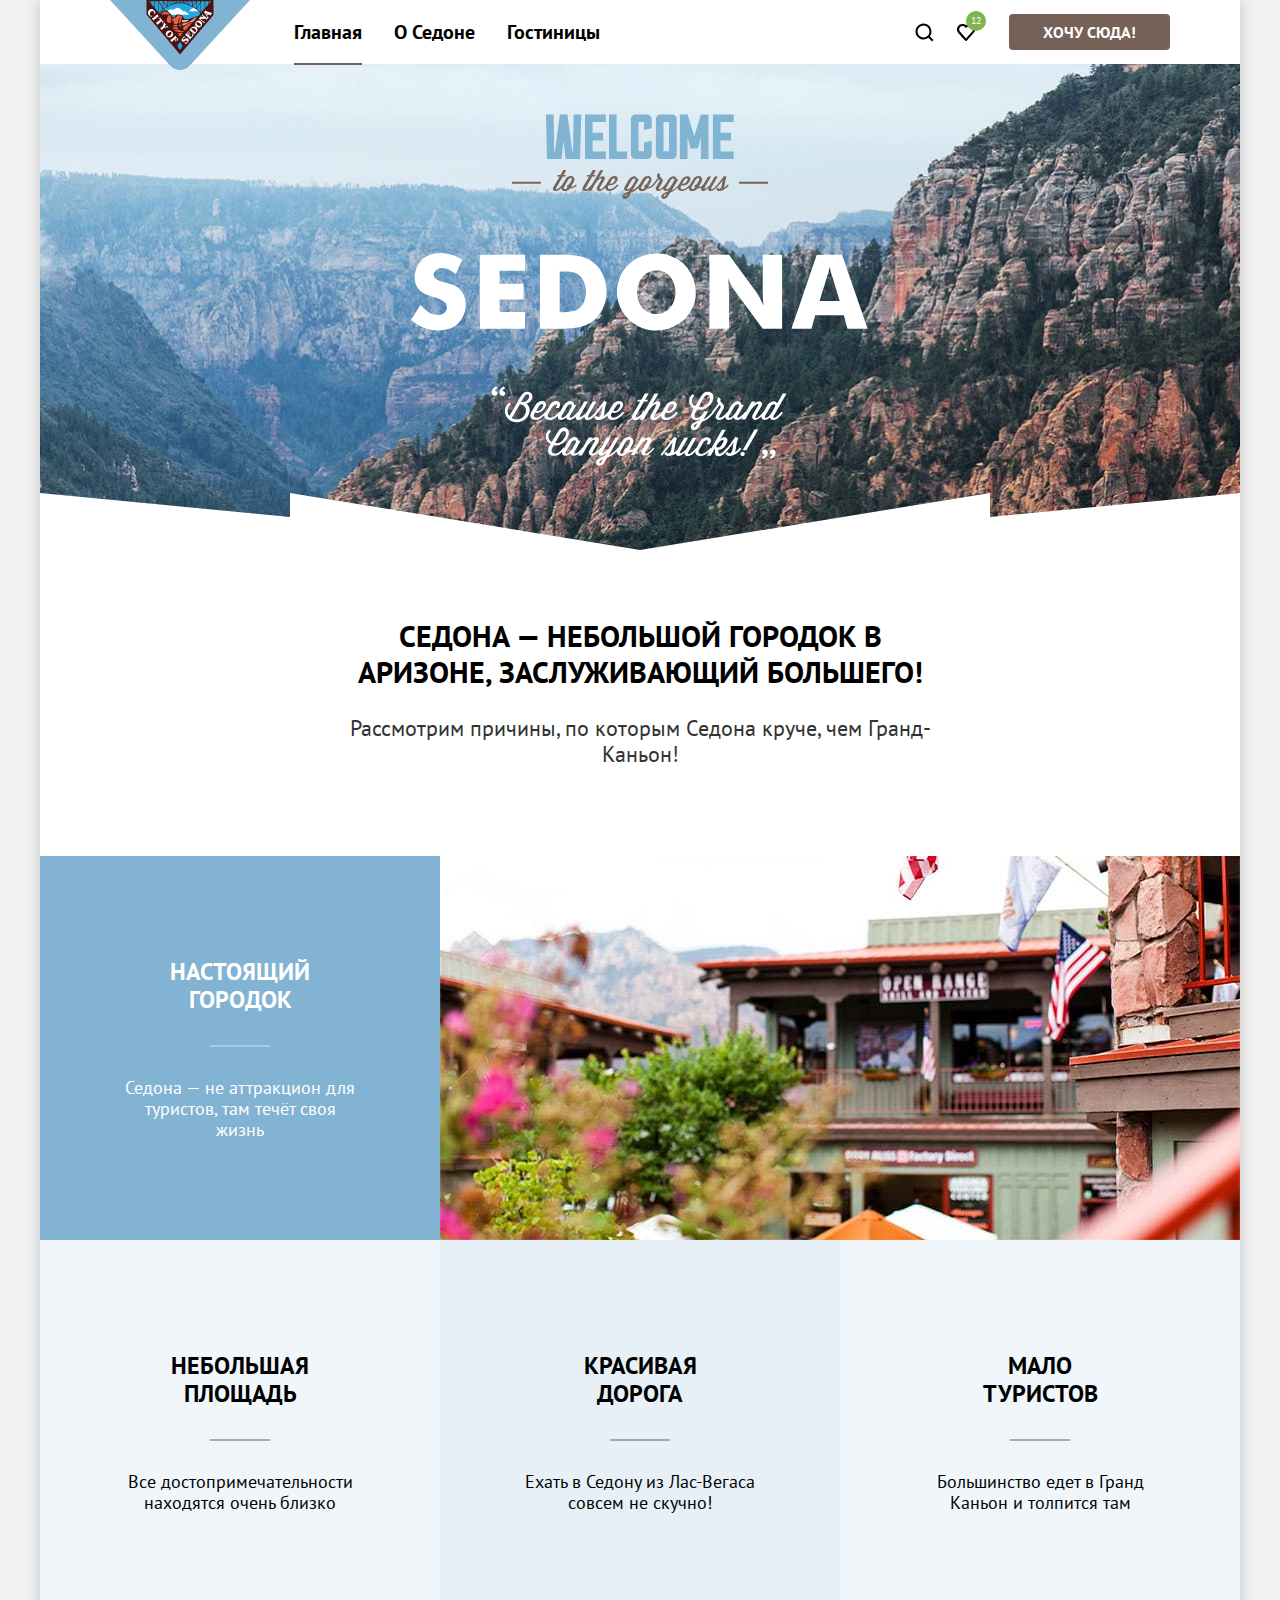
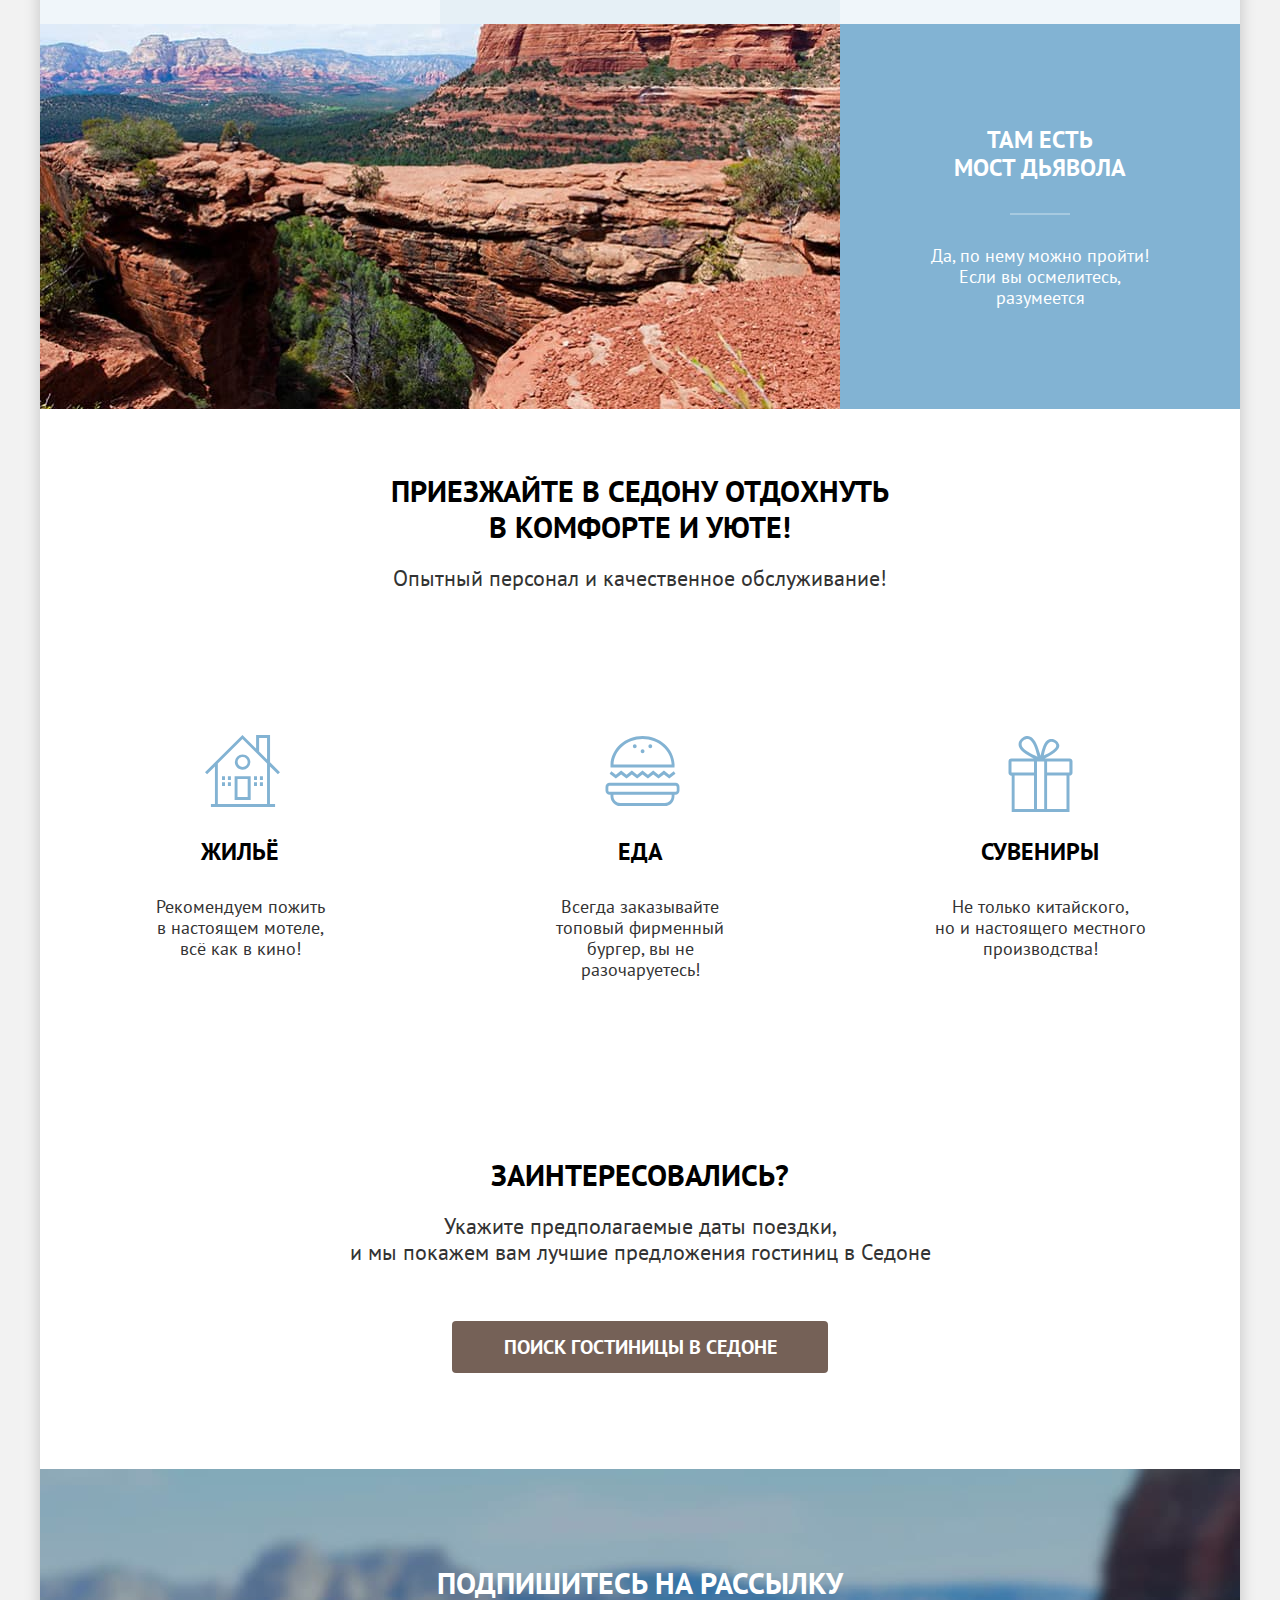
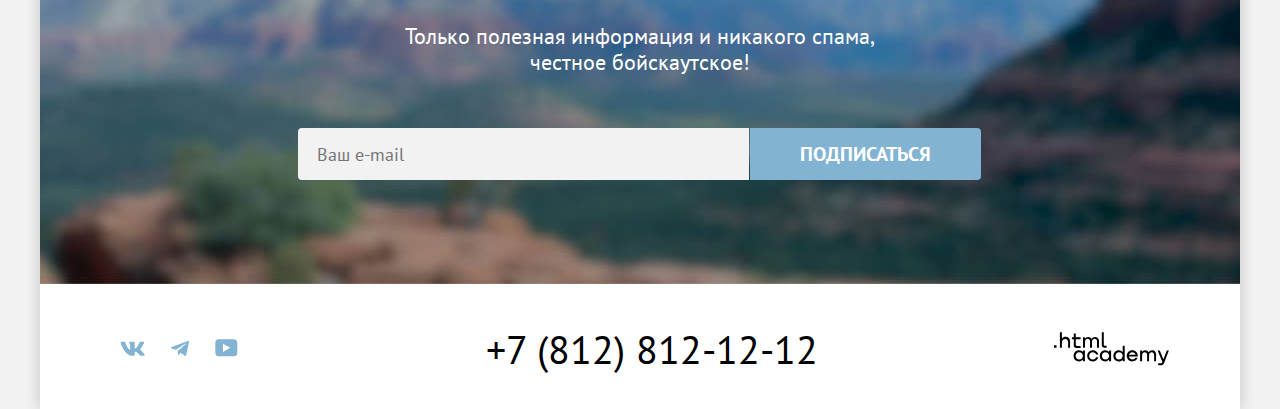
<file: index.html>
<!DOCTYPE html>
<html lang="ru">
  <head>
    <meta charset="utf-8">
    <title>HTML Academy: Седона</title>
    <link rel="icon" type="image/png" sizes="32x32" href="images/favicon.png">
    <link rel="stylesheet" href="styles/styles.css">
    <script src="scripts/modal_script.js"></script>
  </head>
  <body>
    <div class="page-container">
    <header class="header">
      <nav class="site-navigation">
        <a class="page-logo" href="./index.html">
          <img src="images/logos/sedona-logo.svg" width="140" height="70" alt="Логотип Седоны.">
        </a>
        <ul class="navigation-list">
          <li class="navigation-item">
            <a href="./index.html" class="navigation-link navigation-link-current">Главная </a>
          </li>
          <li class="navigation-item">
            <a href="#" class="navigation-link">О Седоне</a>
          </li>
          <li class="navigation-item">
            <a href="./catalog.html" class="navigation-link">Гостиницы</a>
          </li>
        </ul>
        <ul class="navigation-user">
          <li class="navigation-user-item">
            <a class="navigation-user-link navigation-user-search" href="#">
              <span class="visually-hidden">Поиск</span>
            </a>
          </li>
          <li class="navigation-user-item">
            <a class="navigation-user-link navigation-user-favourite" href="#">
              <span class="visually-hidden">Избранное</span>
              <span class="favourite-number">12</span>
            </a>
          </li>
          <li class="navigation-user-item">
            <a class="button user-button" href="#">Хочу сюда!</a>
          </li>
        </ul>
      </nav>
    </header>

    <main class="main-index">
      <section class="welcome">
          <h1 class="visually-hidden">Добро пожаловать в Седону!</h1>
          <img class="welcome-image-text" src="images/welcome.svg" width="458" height="352" alt="Welcome to the gorgerouse Sedona!">
      </section>

      <section class="advantages" data-test="advantages">
          <h2 class="visually-hidden">Преимущества Седоны перед Гранд-Каньоном</h2>
          <p class="advantages-title">Седона — небольшой городок в Аризоне, заслуживающий большего!</p>
          <p class="advantages-title-description">Рассмотрим причины, по которым Седона круче, чем Гранд-Каньон!</p>
          <ul class="advantages-list">
            <li class="advantages-item advantage-container">
              <div class="first-advantage-container blue">
                <h3 class="advantages-subtitle advantages-subtitle-white">Настоящий городок</h3>
                <p class="advantages-description">Седона — не аттракцион для туристов, там течёт своя жизнь</p>
              </div>
              <img class="city-image" src="images/street-photos/street-photo-1.jpg" width="800" height="384" alt="Улицы Седоны.">
            </li>
            <li class="advantages-item">
              <h3 class="advantages-subtitle">Небольшая площадь</h3>
              <p class="advantages-description">Все достопримечательности находятся очень близко</p>
            </li>
            <li class="advantages-item">
              <h3 class="advantages-subtitle">Красивая дорога</h3>
              <p class="advantages-description">Ехать в Седону из Лас-Вегаса совсем не скучно!</p>
            </li>
            <li class="advantages-item">
              <h3 class="advantages-subtitle">Мало туристов</h3>
              <p class="advantages-description">Большинство едет в Гранд Каньон и толпится там</p>
            </li>
            <li class="advantages-item advantage-container">
              <div class="nature-bridge-image-container">
                <img class="nature-bridge-image" src="images/street-photos/street-photo-2.jpg" width="800" height="385" alt="Природный мост в Седоне.">
              </div>
              <div class="last-advantage-container blue">
                <h3 class="advantages-subtitle advantages-subtitle-white">Там есть мост дьявола</h3>
                <p class="advantages-description">Да, по нему можно пройти! Если вы осмелитесь, разумеется</p>
              </div>
            </li>
          </ul>
      </section>

      <section class="service">
        <h2 class="visually-hidden">Услуги сервиса</h2>
        <p class="service-title">Приезжайте в Седону отдохнуть в комфорте и уюте!</p>
        <p class="service-title-description">Опытный персонал и качественное обслуживание!</p>
        <ul class="service-list">
          <li class="service-item lightblue service-house-img">
            <h3 class="service-subtitle">Жильё</h3>
            <p class="service-description">Рекомендуем пожить<br>в настоящем мотеле,<br>всё как в кино!</p>
          </li>
          <li class="service-item service-food-img">
            <h3 class="service-subtitle">Еда</h3>
            <p class="service-description">Всегда заказывайте<br>топовый фирменный бургер, вы не разочаруетесь!</p>
          </li>
          <li class="service-item lightblue service-souvenirs-img">
            <h3 class="service-subtitle">Сувениры</h3>
            <p class="service-description">Не только китайского,<br>но и настоящего местного производства!</p>
          </li>
        </ul>
      </section>

      <section class="hotel-reservation">
        <h2 class="visually-hidden">Бронирование гостиницы</h2>
        <p class="hotel-reservation-title">Заинтересовались?</p>
        <p class="hotel-reservation-description">Укажите предполагаемые даты поездки,<br>и мы покажем вам лучшие предложения гостиниц в Седоне</p>
        <a class="hotel-reservation-link" href="#" onclick="return openModal()">Поиск гостиницы в Седоне</a>
      </section>
    </main>

    <footer class="footer">
      <section class="subscription" data-test="subscribe">
        <h2 class="subscription-title">Подпишитесь на рассылку</h2>
        <p class="subscription-description">Только полезная информация и никакого спама, честное бойскаутское!</p>
        <form class="subscription-form" action="https://echo.htmlacademy.ru/" method="post">
          <input class="field" type="email" placeholder="Ваш e-mail" name="subscription-email" id="subscription-email"
            required>
          <button class="button subscription-button" type="submit">Подписаться</button>
        </form>
      </section>

      <section class="footer-contacts">
        <h2 class="visually-hidden">Контактная информация</h2>
        <ul class="footer-social-media-list">
          <li class="footer-social-media-item">
            <a class="footer-social-media-link" href="https://vk.com/htmlacademy">
              <svg  class="footer-social-svg" xmlns="http://www.w3.org/2000/svg" width="25" height="15" fill="none"><path fill-rule="evenodd" d="M24.12 1.8c.16-.54 0-.94-.8-.94H20.7c-.67 0-.98.34-1.15.73 0 0-1.33 3.2-3.22 5.27-.61.6-.9.8-1.23.8-.16 0-.41-.2-.41-.75v-5.1c0-.66-.19-.95-.74-.95H9.82c-.42 0-.67.3-.67.59 0 .62.95.76 1.04 2.51v3.8c0 .83-.15.98-.48.98-.9 0-3.06-3.2-4.34-6.88-.25-.72-.5-1-1.18-1H1.57c-.75 0-.9.34-.9.73 0 .68.89 4.07 4.14 8.55 2.17 3.06 5.23 4.72 8 4.72 1.68 0 1.88-.37 1.88-1v-2.32c0-.74.16-.88.7-.88.38 0 1.05.19 2.6 1.66 1.79 1.75 2.08 2.54 3.08 2.54h2.63c.75 0 1.12-.37.9-1.1-.23-.72-1.08-1.77-2.2-3.02-.62-.71-1.54-1.48-1.82-1.86-.39-.5-.28-.71 0-1.15 0 0 3.2-4.42 3.54-5.93Z" clip-rule="evenodd"/></svg>
              <span class="visually-hidden">Вконтакте</span>
            </a>
          </li>
          <li class="footer-social-media-item">
            <a class="footer-social-media-link" href="https://t.me/htmlacademy">
              <svg class="footer-social-svg" xmlns="http://www.w3.org/2000/svg" width="18" height="16" fill="none"><path d="M16.79.96.84 7.1c-1.09.44-1.08 1.05-.2 1.32l4.1 1.28 9.47-5.98c.44-.27.85-.13.52.17l-7.68 6.93-.28 4.22c.41 0 .6-.2.83-.41l1.99-1.94 4.13 3.06c.77.42 1.31.2 1.5-.71l2.72-12.8c.28-1.1-.43-1.61-1.16-1.28Z"/></svg>
              <span class="visually-hidden">Telegram</span>
            </a>
          </li>
          <li class="footer-social-media-item">
            <a class="footer-social-media-link" href="https://www.youtube.com/user/htmlacademyru">
              <svg class="footer-social-svg" xmlns="http://www.w3.org/2000/svg" width="23" height="18" fill="none"><path d="M18.94.36H3.51C1.65.36.33 1.95.33 3.76v10.09c0 1.91 1.32 3.5 3.18 3.5h15.65c1.64 0 3.17-1.59 3.17-3.4V3.76c-.22-1.8-1.53-3.4-3.39-3.4ZM7.99 12.89V4.82l7.34 4.04-7.34 4.03Z"/></svg>
              <span class="visually-hidden">YouTube</span>
            </a>
          </li>
        </ul>
        <section class="phone-container">
          <a class="footer-contact-phone" href="tel:+78128121212">+7 (812) 812-12-12</a>
        </section>
        <a class="footer-copyright" href="https://htmlacademy.ru/">
          <svg class="footer-copyright-logo" aria-hidden="true" focusable="false" xmlns="http://www.w3.org/2000/svg"
            width="115" height="34" fill="none">
            <path fill=""
              d="M0 13.26v2.6h2.5v-2.6H0ZM11.6 4.86c-1.6 0-2.8.7-3.6 1.7h-.1V.36h-2v15.5h2v-5.3c0-2.1 1.3-3.6 3.3-3.6 1.8 0 2.9 1.4 2.9 3.2v5.7h2v-6.1c.1-3-1.8-4.9-4.5-4.9ZM26.6 5.16h-4.8v-3.7h-2v3.8h-1.9v2h1.9v6c0 1.7 1 2.7 2.7 2.7h4.1v-2h-3.7c-.7 0-1.1-.4-1.1-1.1v-5.7h4.8v-2ZM41.1 4.96c-1.6 0-2.9.8-3.5 2.1h-.1c-.6-1.2-1.8-2.1-3.4-2.1-1.4 0-2.5.8-3.1 1.8h-.1v-1.6H29v10.6h2v-5.4c0-2 1-3.5 2.6-3.5 1.5 0 2.4 1 2.4 2.6v6.3h2v-5.6c0-2.4 1.4-3.3 2.6-3.3 1.5 0 2.4 1 2.4 2.6v6.3h2v-6.5c.1-2.5-1.4-4.3-3.9-4.3ZM47.8 13.06c0 1.7 1 2.7 2.8 2.7h2v-2h-1.7c-.7 0-1.1-.4-1.1-1.1V.36h-2v12.7ZM28.9 20.06c-.9-1.1-2.2-1.8-3.9-1.8-3.1 0-5.4 2.3-5.4 5.6s2.3 5.6 5.4 5.6c1.8 0 3-.8 3.8-1.9h.1v1.6h2v-10.6h-2v1.5Zm-3.6 7.4c-2.2 0-3.6-1.6-3.6-3.6s1.4-3.6 3.6-3.6 3.6 1.6 3.6 3.6c0 1.9-1.4 3.6-3.6 3.6ZM44.2 22.36c-.5-2.4-2.6-4.1-5.4-4.1a5.4 5.4 0 0 0-5.6 5.6c0 3.1 2.2 5.6 5.6 5.6 2.8 0 4.9-1.8 5.4-4.2h-2.1a3.4 3.4 0 0 1-3.3 2.3c-2.2 0-3.6-1.6-3.6-3.6s1.4-3.6 3.6-3.6c1.6 0 2.8 1 3.3 2.2h2.1v-.2ZM55.1 20.06c-.9-1.1-2.2-1.8-3.9-1.8-3.1 0-5.4 2.3-5.4 5.6s2.3 5.6 5.4 5.6c1.8 0 3-.8 3.8-1.9h.1v1.6h2v-10.6h-2v1.5Zm-3.6 7.4c-2.2 0-3.6-1.6-3.6-3.6s1.4-3.6 3.6-3.6 3.6 1.6 3.6 3.6c0 1.9-1.5 3.6-3.6 3.6ZM68.7 20.16c-.9-1.1-2.2-1.9-3.9-1.9-3.1 0-5.4 2.3-5.4 5.6s2.2 5.6 5.4 5.6c1.7 0 3-.8 3.8-1.8h.1v1.5h2v-15.4h-2v6.4Zm-3.6 7.3c-2.2 0-3.6-1.6-3.6-3.6s1.4-3.6 3.6-3.6 3.6 1.6 3.6 3.6c-.1 2-1.5 3.6-3.6 3.6ZM78.3 18.26c-3.3 0-5.5 2.5-5.5 5.6 0 3 2.1 5.6 5.5 5.6 2.5 0 4.5-1.3 5.2-3.6h-2.1c-.5 1-1.6 1.6-3 1.6-1.9 0-3.3-1.3-3.4-2.9h8.8c.2-3.6-2-6.3-5.5-6.3Zm0 1.9c1.7 0 3 1 3.3 2.6h-6.5c.3-1.5 1.5-2.6 3.2-2.6ZM98.2 18.26c-1.6 0-2.9.8-3.6 2h-.1c-.6-1.2-1.8-2-3.4-2-1.4 0-2.5.7-3.1 1.8v-1.5h-1.9v10.6h2v-5.4c0-2 1-3.4 2.6-3.5 1.5 0 2.4 1 2.4 2.6v6.3h2v-5.6c0-2.4 1.4-3.3 2.6-3.3 1.5 0 2.4 1 2.4 2.6v6.3h2v-6.5c.1-2.6-1.4-4.4-3.9-4.4ZM109.4 27.36l-3.6-8.9h-2.2l4.8 11.6c-.3.9-.7 1.2-1.7 1.2h-2.5v2h2.5c1.8 0 2.8-.8 3.5-2.6l4.7-12.2h-2.1l-3.4 8.9Z" />
          </svg>
        </a>
      </section>
    </footer>
    </div>


    <div class="modal-container">
      <div class="modal-search-hotels">
        <section class="modal-search-hotels-content">
          <h2 class="modal-search-hotels-title">Поиск гостиницы в Седоне</h2>
          <form class="modal-search-hotels-form" method="get" action="https://echo.htmlacademy.ru/">
            <div class="modal-search-hotels-date-container">
              <label class="date-label" for="modal-date-from">Дата Заезда:</label>
              <div class="modal-date-input-container">
                <input class="modal-date-field" id="modal-date-from" value="27 апреля 2020" placeholder="Укажите дату заезда" type="text" name="date-field" required>
                <span class="modal-date-field-error modal-search-hotels-form-error">Мы не можем отправить вас в прошлое.</span>
              </div>
            </div>
            <div class="modal-search-hotels-date-container">
              <label class="date-label" for="modal-date-to">Дата Выезда:</label>
              <div class="modal-date-input-container">
                <input class="modal-date-field" id="modal-date-to" value="1 сентября 2021" placeholder="Укажите дату выезда" type="text" name="date-field" required>
                <span class="modal-date-field-error">На эти даты есть свободные номера. Пока есть.</span>
              </div>
            </div>
            <div class="modal-search-hotels-person-number">
              <label class="modal-number-adults-label" for="adults">Взрослые:</label>
              <div class="modal-counter-container">
                <button class="modal-button-minus modal-counter-button" type="button">
                  <span class="visually-hidden">Уменьшить количество взрослых на 1.</span>
                </button>
                <input class="modal-counter-input" value="2" placeholder="" type="number" name="adults" id="adults" required>
                <button class="modal-button-plus modal-counter-button" type="button">
                  <span class="visually-hidden">Увеличить количество взрослых на 1.</span>
                </button>
              </div>
              <label class="modal-number-kids-label" for="kids">Дети:</label>
              <button type="button" class="modal-kids-tooltip">
                <svg class="modal-tooltip-icon" aria-hidden="true" focusable="false" width="26" height="26" viewBox="0 0 26 26" fill="none" xmlns="http://www.w3.org/2000/svg">
                  <circle cx="13" cy="13" r="13"></circle>
                  <path fill-rule="evenodd" clip-rule="evenodd" d="M12 7H14V9H12V7ZM14 19H12V10H14V19Z" fill="white"></path>
                </svg>
                <span class="modal-tooltip-text" id="tooltip-label-date">Укажите количество детей, которые будут с вами, возраст которых от 6 до 18 лет. Дети до 6 лет размещаются бесплатно.</span>
              </button>
              <div class="modal-counter-container">
                <button class="modal-button-minus modal-counter-button" type="button">
                  <span class="visually-hidden">Уменьшить количество детей на 1.</span>
                </button>
                <input class="modal-counter-input" value="2" placeholder="" type="number" name="kids" id="kids" required>
                <button class="modal-button-plus modal-counter-button" type="button">
                  <span class="visually-hidden">Увеличить количество детей на 1.</span>
                </button>
              </div>
            </div>
            <button type="submit" class="button modal-search-button">Найти</button>
          </form>
        </section>
        <button class="modal-close-button" type="button" onclick="return closeModal()">
          <span class="visually-hidden">Закрыть окно c поиском гостиницы.</span>
          <svg class="modal-close-button-img" aria-hidden="true" focusable="false" width="15" height="15" viewBox="0 0 15 15" fill="none" xmlns="http://www.w3.org/2000/svg">
            <path d="M14.4905 1.78288L13.1982 0.49057L7.49048 6.19826L1.78279 0.49057L0.490479 1.78288L6.19817 7.49057L0.490479 13.1983L1.78279 14.4906L7.49048 8.78288L13.1982 14.4906L14.4905 13.1983L8.78279 7.49057L14.4905 1.78288Z"></path>
          </svg>
        </button>
      </div>
  </div>
  </body>
</html>
</file>
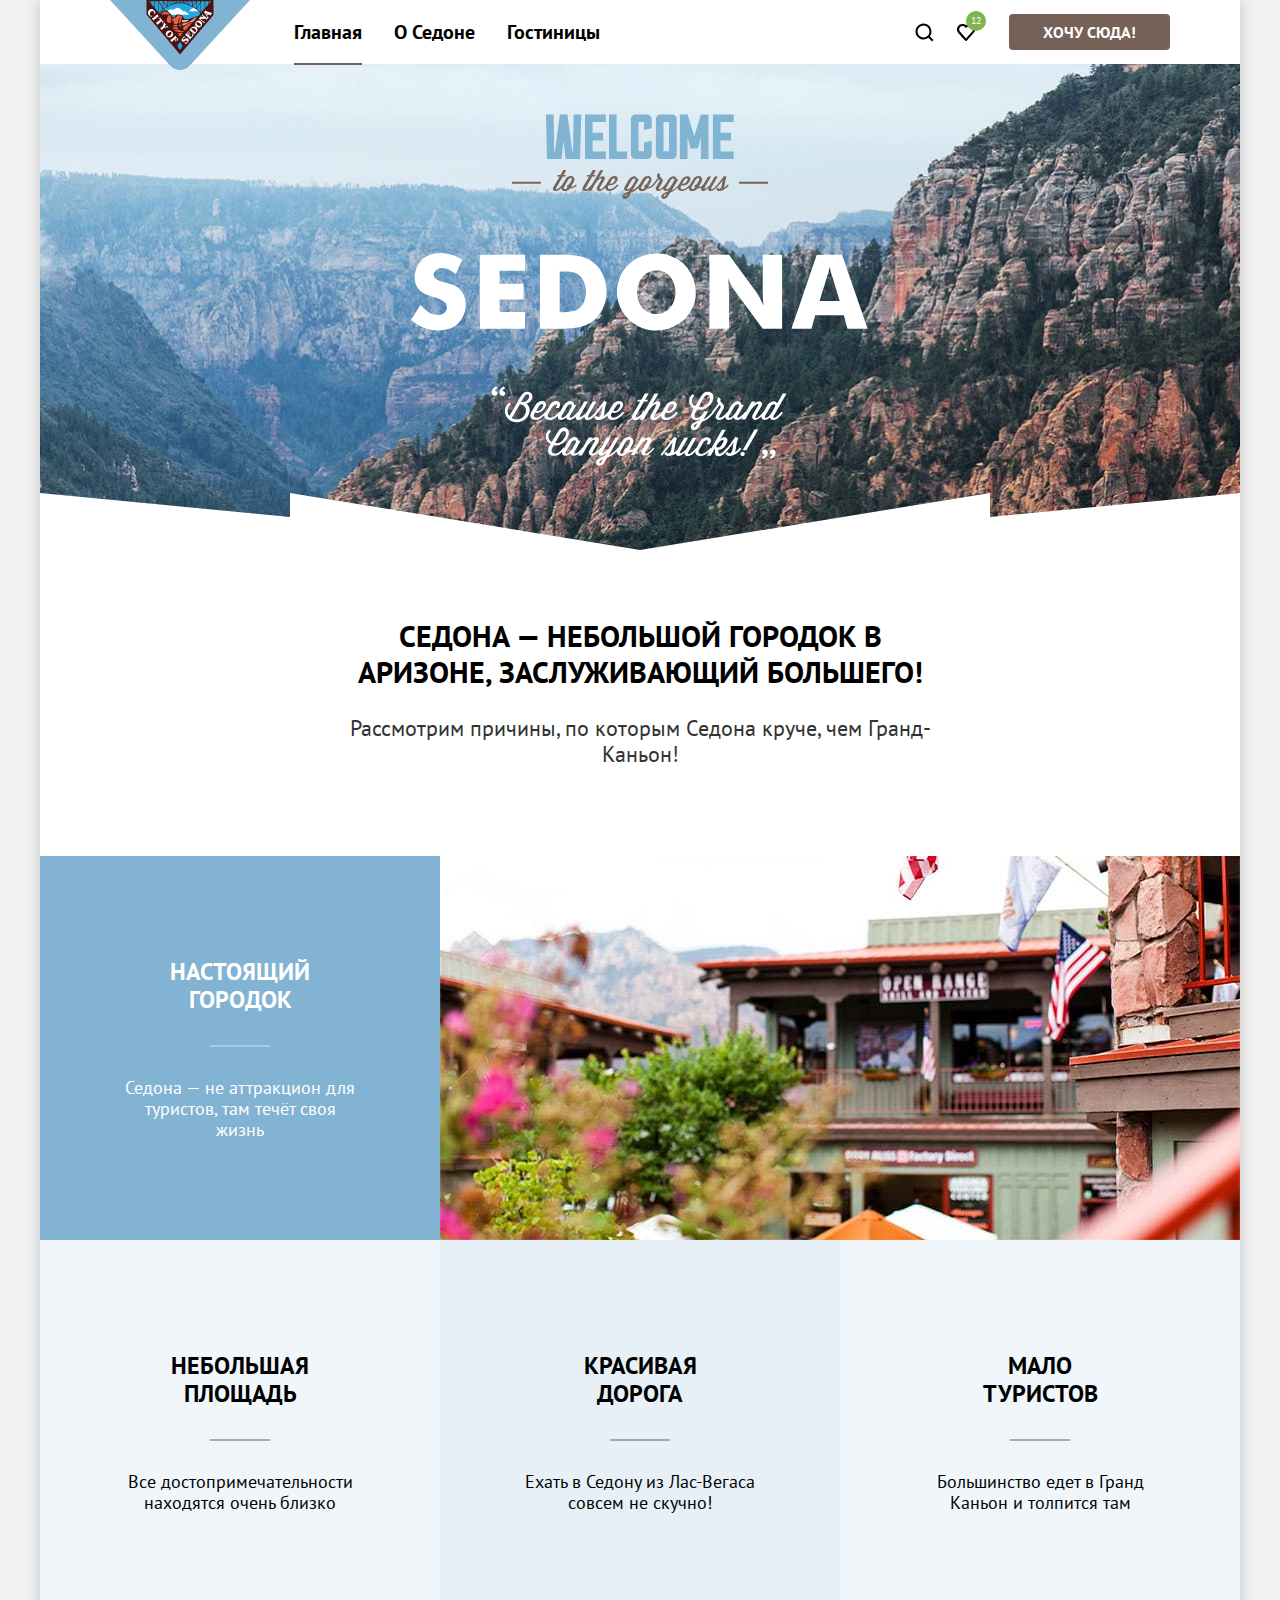
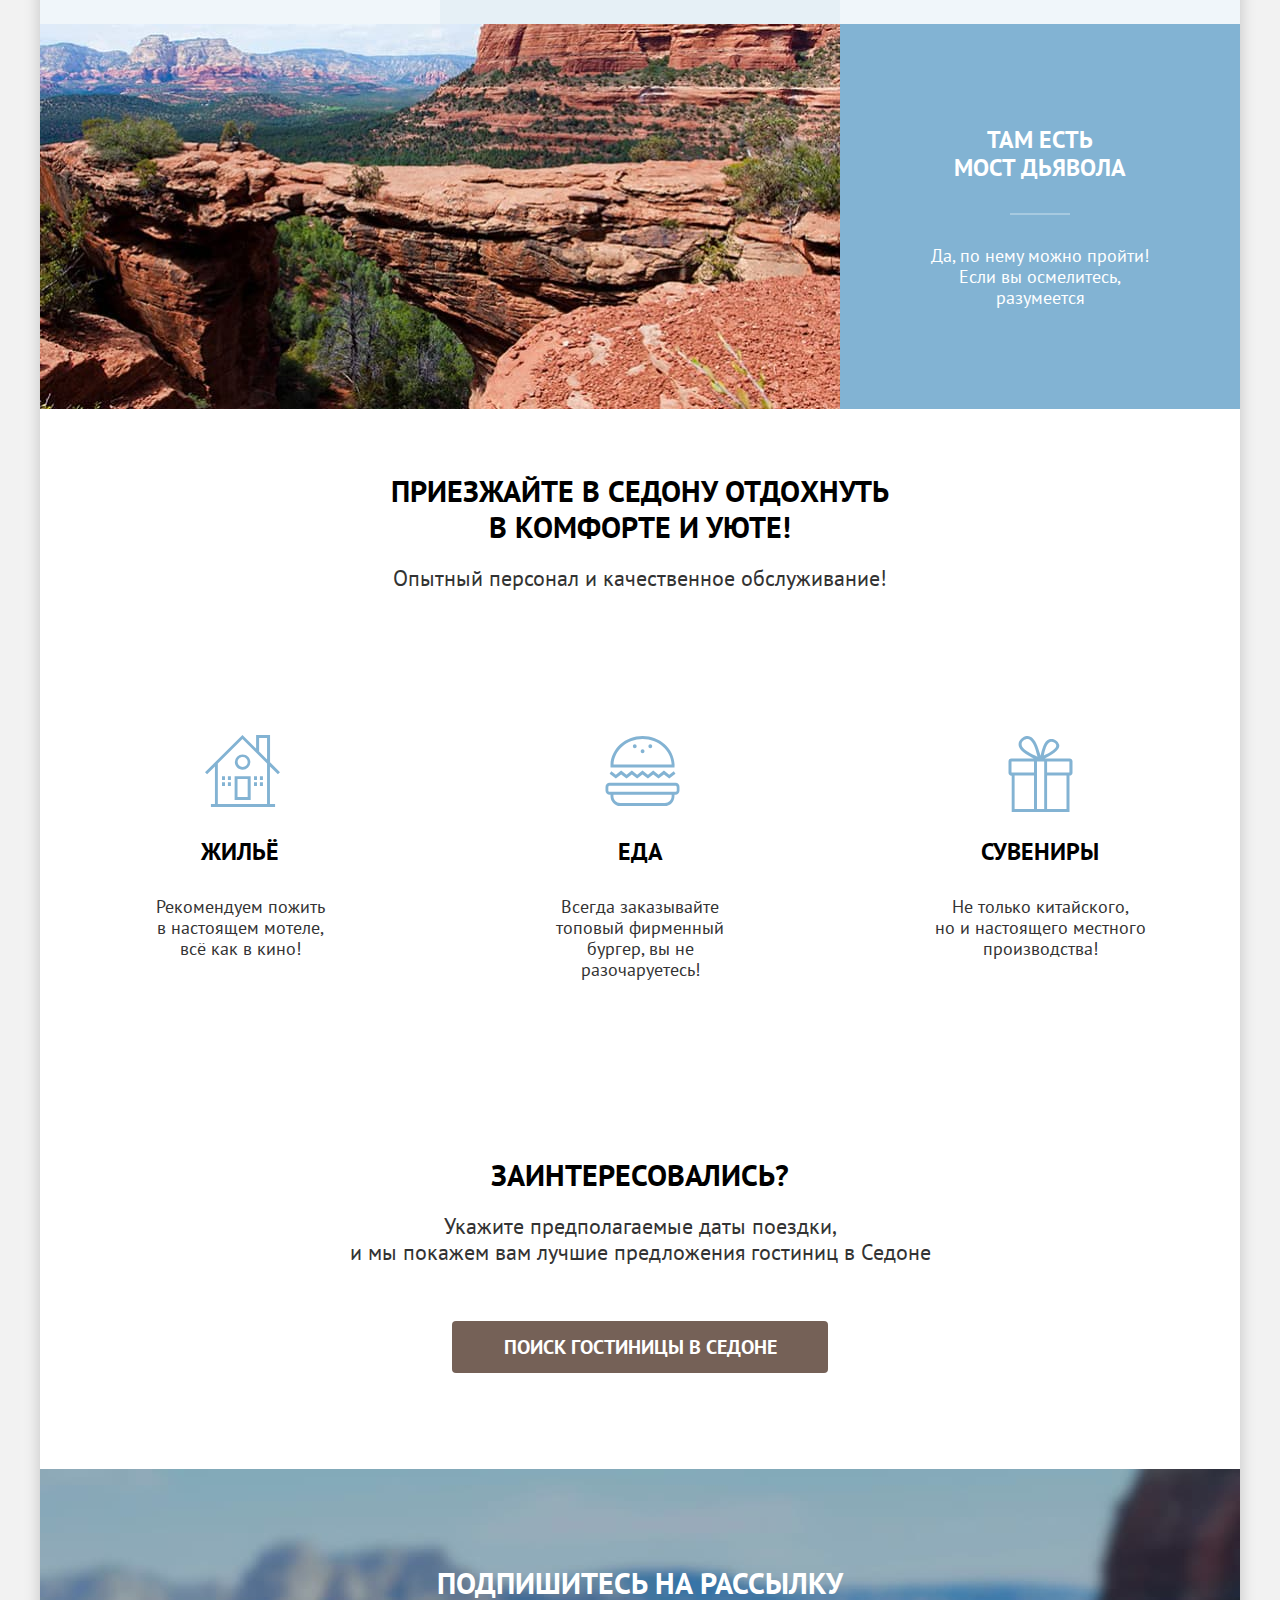
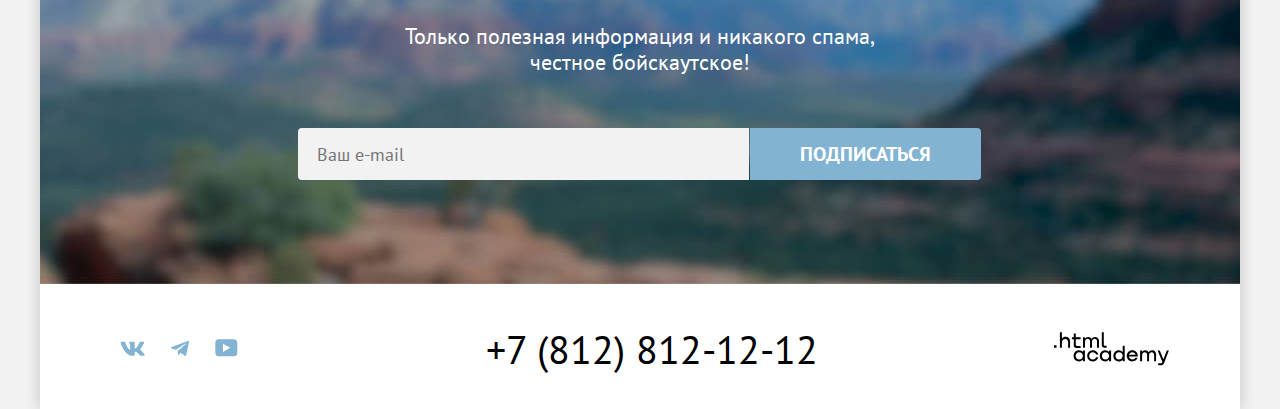
<file: master/index.html>
<!DOCTYPE html>
<html lang="ru">
  <head>
    <meta charset="utf-8">
    <title>HTML Academy: Седона</title>
    <link rel="icon" type="image/png" sizes="32x32" href="images/favicon.png">
    <link rel="stylesheet" href="styles/styles.css">
    <script src="scripts/modal_script.js"></script>
    <base href="https://htmlacademy-htmlcss.github.io/2312359-sedona-36/master/">
</head>
  <body>
    <div class="page-container">
    <header class="header">
      <nav class="site-navigation">
        <a class="page-logo" href="./index.html">
          <img src="images/logos/sedona-logo.svg" width="140" height="70" alt="Логотип Седоны.">
        </a>
        <ul class="navigation-list">
          <li class="navigation-item">
            <a href="./index.html" class="navigation-link navigation-link-current">Главная </a>
          </li>
          <li class="navigation-item">
            <a href="#" class="navigation-link">О Седоне</a>
          </li>
          <li class="navigation-item">
            <a href="./catalog.html" class="navigation-link">Гостиницы</a>
          </li>
        </ul>
        <ul class="navigation-user">
          <li class="navigation-user-item">
            <a class="navigation-user-link navigation-user-search" href="#">
              <span class="visually-hidden">Поиск</span>
            </a>
          </li>
          <li class="navigation-user-item">
            <a class="navigation-user-link navigation-user-favourite" href="#">
              <span class="visually-hidden">Избранное</span>
              <span class="favourite-number">12</span>
            </a>
          </li>
          <li class="navigation-user-item">
            <a class="button user-button" href="#">Хочу сюда!</a>
          </li>
        </ul>
      </nav>
    </header>

    <main class="main-index">
      <section class="welcome">
          <h1 class="visually-hidden">Добро пожаловать в Седону!</h1>
          <img class="welcome-image-text" src="images/welcome.svg" width="458" height="352" alt="Welcome to the gorgerouse Sedona!">
      </section>

      <section class="advantages" data-test="advantages">
          <h2 class="visually-hidden">Преимущества Седоны перед Гранд-Каньоном</h2>
          <p class="advantages-title">Седона — небольшой городок в Аризоне, заслуживающий большего!</p>
          <p class="advantages-title-description">Рассмотрим причины, по которым Седона круче, чем Гранд-Каньон!</p>
          <ul class="advantages-list">
            <li class="advantages-item advantage-container">
              <div class="first-advantage-container blue">
                <h3 class="advantages-subtitle advantages-subtitle-white">Настоящий городок</h3>
                <p class="advantages-description">Седона — не аттракцион для туристов, там течёт своя жизнь</p>
              </div>
              <img class="city-image" src="images/street-photos/street-photo-1.jpg" width="800" height="384" alt="Улицы Седоны.">
            </li>
            <li class="advantages-item">
              <h3 class="advantages-subtitle">Небольшая площадь</h3>
              <p class="advantages-description">Все достопримечательности находятся очень близко</p>
            </li>
            <li class="advantages-item">
              <h3 class="advantages-subtitle">Красивая дорога</h3>
              <p class="advantages-description">Ехать в Седону из Лас-Вегаса совсем не скучно!</p>
            </li>
            <li class="advantages-item">
              <h3 class="advantages-subtitle">Мало туристов</h3>
              <p class="advantages-description">Большинство едет в Гранд Каньон и толпится там</p>
            </li>
            <li class="advantages-item advantage-container">
              <div class="nature-bridge-image-container">
                <img class="nature-bridge-image" src="images/street-photos/street-photo-2.jpg" width="800" height="385" alt="Природный мост в Седоне.">
              </div>
              <div class="last-advantage-container blue">
                <h3 class="advantages-subtitle advantages-subtitle-white">Там есть мост дьявола</h3>
                <p class="advantages-description">Да, по нему можно пройти! Если вы осмелитесь, разумеется</p>
              </div>
            </li>
          </ul>
      </section>

      <section class="service">
        <h2 class="visually-hidden">Услуги сервиса</h2>
        <p class="service-title">Приезжайте в Седону отдохнуть в комфорте и уюте!</p>
        <p class="service-title-description">Опытный персонал и качественное обслуживание!</p>
        <ul class="service-list">
          <li class="service-item lightblue service-house-img">
            <h3 class="service-subtitle">Жильё</h3>
            <p class="service-description">Рекомендуем пожить<br>в настоящем мотеле,<br>всё как в кино!</p>
          </li>
          <li class="service-item service-food-img">
            <h3 class="service-subtitle">Еда</h3>
            <p class="service-description">Всегда заказывайте<br>топовый фирменный бургер, вы не разочаруетесь!</p>
          </li>
          <li class="service-item lightblue service-souvenirs-img">
            <h3 class="service-subtitle">Сувениры</h3>
            <p class="service-description">Не только китайского,<br>но и настоящего местного производства!</p>
          </li>
        </ul>
      </section>

      <section class="hotel-reservation">
        <h2 class="visually-hidden">Бронирование гостиницы</h2>
        <p class="hotel-reservation-title">Заинтересовались?</p>
        <p class="hotel-reservation-description">Укажите предполагаемые даты поездки,<br>и мы покажем вам лучшие предложения гостиниц в Седоне</p>
        <a class="hotel-reservation-link" href="#" onclick="return openModal()">Поиск гостиницы в Седоне</a>
      </section>
    </main>

    <footer class="footer">
      <section class="subscription" data-test="subscribe">
        <h2 class="subscription-title">Подпишитесь на рассылку</h2>
        <p class="subscription-description">Только полезная информация и никакого спама, честное бойскаутское!</p>
        <form class="subscription-form" action="https://echo.htmlacademy.ru/" method="post">
          <input class="field" type="email" placeholder="Ваш e-mail" name="subscription-email" id="subscription-email"
            required>
          <button class="button subscription-button" type="submit">Подписаться</button>
        </form>
      </section>

      <section class="footer-contacts">
        <h2 class="visually-hidden">Контактная информация</h2>
        <ul class="footer-social-media-list">
          <li class="footer-social-media-item">
            <a class="footer-social-media-link" href="https://vk.com/htmlacademy">
              <svg  class="footer-social-svg" xmlns="http://www.w3.org/2000/svg" width="25" height="15" fill="none"><path fill-rule="evenodd" d="M24.12 1.8c.16-.54 0-.94-.8-.94H20.7c-.67 0-.98.34-1.15.73 0 0-1.33 3.2-3.22 5.27-.61.6-.9.8-1.23.8-.16 0-.41-.2-.41-.75v-5.1c0-.66-.19-.95-.74-.95H9.82c-.42 0-.67.3-.67.59 0 .62.95.76 1.04 2.51v3.8c0 .83-.15.98-.48.98-.9 0-3.06-3.2-4.34-6.88-.25-.72-.5-1-1.18-1H1.57c-.75 0-.9.34-.9.73 0 .68.89 4.07 4.14 8.55 2.17 3.06 5.23 4.72 8 4.72 1.68 0 1.88-.37 1.88-1v-2.32c0-.74.16-.88.7-.88.38 0 1.05.19 2.6 1.66 1.79 1.75 2.08 2.54 3.08 2.54h2.63c.75 0 1.12-.37.9-1.1-.23-.72-1.08-1.77-2.2-3.02-.62-.71-1.54-1.48-1.82-1.86-.39-.5-.28-.71 0-1.15 0 0 3.2-4.42 3.54-5.93Z" clip-rule="evenodd"/></svg>
              <span class="visually-hidden">Вконтакте</span>
            </a>
          </li>
          <li class="footer-social-media-item">
            <a class="footer-social-media-link" href="https://t.me/htmlacademy">
              <svg class="footer-social-svg" xmlns="http://www.w3.org/2000/svg" width="18" height="16" fill="none"><path d="M16.79.96.84 7.1c-1.09.44-1.08 1.05-.2 1.32l4.1 1.28 9.47-5.98c.44-.27.85-.13.52.17l-7.68 6.93-.28 4.22c.41 0 .6-.2.83-.41l1.99-1.94 4.13 3.06c.77.42 1.31.2 1.5-.71l2.72-12.8c.28-1.1-.43-1.61-1.16-1.28Z"/></svg>
              <span class="visually-hidden">Telegram</span>
            </a>
          </li>
          <li class="footer-social-media-item">
            <a class="footer-social-media-link" href="https://www.youtube.com/user/htmlacademyru">
              <svg class="footer-social-svg" xmlns="http://www.w3.org/2000/svg" width="23" height="18" fill="none"><path d="M18.94.36H3.51C1.65.36.33 1.95.33 3.76v10.09c0 1.91 1.32 3.5 3.18 3.5h15.65c1.64 0 3.17-1.59 3.17-3.4V3.76c-.22-1.8-1.53-3.4-3.39-3.4ZM7.99 12.89V4.82l7.34 4.04-7.34 4.03Z"/></svg>
              <span class="visually-hidden">YouTube</span>
            </a>
          </li>
        </ul>
        <section class="phone-container">
          <a class="footer-contact-phone" href="tel:+78128121212">+7 (812) 812-12-12</a>
        </section>
        <a class="footer-copyright" href="https://htmlacademy.ru/">
          <svg class="footer-copyright-logo" aria-hidden="true" focusable="false" xmlns="http://www.w3.org/2000/svg"
            width="115" height="34" fill="none">
            <path fill=""
              d="M0 13.26v2.6h2.5v-2.6H0ZM11.6 4.86c-1.6 0-2.8.7-3.6 1.7h-.1V.36h-2v15.5h2v-5.3c0-2.1 1.3-3.6 3.3-3.6 1.8 0 2.9 1.4 2.9 3.2v5.7h2v-6.1c.1-3-1.8-4.9-4.5-4.9ZM26.6 5.16h-4.8v-3.7h-2v3.8h-1.9v2h1.9v6c0 1.7 1 2.7 2.7 2.7h4.1v-2h-3.7c-.7 0-1.1-.4-1.1-1.1v-5.7h4.8v-2ZM41.1 4.96c-1.6 0-2.9.8-3.5 2.1h-.1c-.6-1.2-1.8-2.1-3.4-2.1-1.4 0-2.5.8-3.1 1.8h-.1v-1.6H29v10.6h2v-5.4c0-2 1-3.5 2.6-3.5 1.5 0 2.4 1 2.4 2.6v6.3h2v-5.6c0-2.4 1.4-3.3 2.6-3.3 1.5 0 2.4 1 2.4 2.6v6.3h2v-6.5c.1-2.5-1.4-4.3-3.9-4.3ZM47.8 13.06c0 1.7 1 2.7 2.8 2.7h2v-2h-1.7c-.7 0-1.1-.4-1.1-1.1V.36h-2v12.7ZM28.9 20.06c-.9-1.1-2.2-1.8-3.9-1.8-3.1 0-5.4 2.3-5.4 5.6s2.3 5.6 5.4 5.6c1.8 0 3-.8 3.8-1.9h.1v1.6h2v-10.6h-2v1.5Zm-3.6 7.4c-2.2 0-3.6-1.6-3.6-3.6s1.4-3.6 3.6-3.6 3.6 1.6 3.6 3.6c0 1.9-1.4 3.6-3.6 3.6ZM44.2 22.36c-.5-2.4-2.6-4.1-5.4-4.1a5.4 5.4 0 0 0-5.6 5.6c0 3.1 2.2 5.6 5.6 5.6 2.8 0 4.9-1.8 5.4-4.2h-2.1a3.4 3.4 0 0 1-3.3 2.3c-2.2 0-3.6-1.6-3.6-3.6s1.4-3.6 3.6-3.6c1.6 0 2.8 1 3.3 2.2h2.1v-.2ZM55.1 20.06c-.9-1.1-2.2-1.8-3.9-1.8-3.1 0-5.4 2.3-5.4 5.6s2.3 5.6 5.4 5.6c1.8 0 3-.8 3.8-1.9h.1v1.6h2v-10.6h-2v1.5Zm-3.6 7.4c-2.2 0-3.6-1.6-3.6-3.6s1.4-3.6 3.6-3.6 3.6 1.6 3.6 3.6c0 1.9-1.5 3.6-3.6 3.6ZM68.7 20.16c-.9-1.1-2.2-1.9-3.9-1.9-3.1 0-5.4 2.3-5.4 5.6s2.2 5.6 5.4 5.6c1.7 0 3-.8 3.8-1.8h.1v1.5h2v-15.4h-2v6.4Zm-3.6 7.3c-2.2 0-3.6-1.6-3.6-3.6s1.4-3.6 3.6-3.6 3.6 1.6 3.6 3.6c-.1 2-1.5 3.6-3.6 3.6ZM78.3 18.26c-3.3 0-5.5 2.5-5.5 5.6 0 3 2.1 5.6 5.5 5.6 2.5 0 4.5-1.3 5.2-3.6h-2.1c-.5 1-1.6 1.6-3 1.6-1.9 0-3.3-1.3-3.4-2.9h8.8c.2-3.6-2-6.3-5.5-6.3Zm0 1.9c1.7 0 3 1 3.3 2.6h-6.5c.3-1.5 1.5-2.6 3.2-2.6ZM98.2 18.26c-1.6 0-2.9.8-3.6 2h-.1c-.6-1.2-1.8-2-3.4-2-1.4 0-2.5.7-3.1 1.8v-1.5h-1.9v10.6h2v-5.4c0-2 1-3.4 2.6-3.5 1.5 0 2.4 1 2.4 2.6v6.3h2v-5.6c0-2.4 1.4-3.3 2.6-3.3 1.5 0 2.4 1 2.4 2.6v6.3h2v-6.5c.1-2.6-1.4-4.4-3.9-4.4ZM109.4 27.36l-3.6-8.9h-2.2l4.8 11.6c-.3.9-.7 1.2-1.7 1.2h-2.5v2h2.5c1.8 0 2.8-.8 3.5-2.6l4.7-12.2h-2.1l-3.4 8.9Z" />
          </svg>
        </a>
      </section>
    </footer>
    </div>


    <div class="modal-container">
      <div class="modal-search-hotels">
        <section class="modal-search-hotels-content">
          <h2 class="modal-search-hotels-title">Поиск гостиницы в Седоне</h2>
          <form class="modal-search-hotels-form" method="get" action="https://echo.htmlacademy.ru/">
            <div class="modal-search-hotels-date-container">
              <label class="date-label" for="modal-date-from">Дата Заезда:</label>
              <div class="modal-date-input-container">
                <input class="modal-date-field" id="modal-date-from" value="27 апреля 2020" placeholder="Укажите дату заезда" type="text" name="date-field" required>
                <span class="modal-date-field-error modal-search-hotels-form-error">Мы не можем отправить вас в прошлое.</span>
              </div>
            </div>
            <div class="modal-search-hotels-date-container">
              <label class="date-label" for="modal-date-to">Дата Выезда:</label>
              <div class="modal-date-input-container">
                <input class="modal-date-field" id="modal-date-to" value="1 сентября 2021" placeholder="Укажите дату выезда" type="text" name="date-field" required>
                <span class="modal-date-field-error">На эти даты есть свободные номера. Пока есть.</span>
              </div>
            </div>
            <div class="modal-search-hotels-person-number">
              <label class="modal-number-adults-label" for="adults">Взрослые:</label>
              <div class="modal-counter-container">
                <button class="modal-button-minus modal-counter-button" type="button">
                  <span class="visually-hidden">Уменьшить количество взрослых на 1.</span>
                </button>
                <input class="modal-counter-input" value="2" placeholder="" type="number" name="adults" id="adults" required>
                <button class="modal-button-plus modal-counter-button" type="button">
                  <span class="visually-hidden">Увеличить количество взрослых на 1.</span>
                </button>
              </div>
              <label class="modal-number-kids-label" for="kids">Дети:</label>
              <button type="button" class="modal-kids-tooltip">
                <svg class="modal-tooltip-icon" aria-hidden="true" focusable="false" width="26" height="26" viewBox="0 0 26 26" fill="none" xmlns="http://www.w3.org/2000/svg">
                  <circle cx="13" cy="13" r="13"></circle>
                  <path fill-rule="evenodd" clip-rule="evenodd" d="M12 7H14V9H12V7ZM14 19H12V10H14V19Z" fill="white"></path>
                </svg>
                <span class="modal-tooltip-text" id="tooltip-label-date">Укажите количество детей, которые будут с вами, возраст которых от 6 до 18 лет. Дети до 6 лет размещаются бесплатно.</span>
              </button>
              <div class="modal-counter-container">
                <button class="modal-button-minus modal-counter-button" type="button">
                  <span class="visually-hidden">Уменьшить количество детей на 1.</span>
                </button>
                <input class="modal-counter-input" value="2" placeholder="" type="number" name="kids" id="kids" required>
                <button class="modal-button-plus modal-counter-button" type="button">
                  <span class="visually-hidden">Увеличить количество детей на 1.</span>
                </button>
              </div>
            </div>
            <button type="submit" class="button modal-search-button">Найти</button>
          </form>
        </section>
        <button class="modal-close-button" type="button" onclick="return closeModal()">
          <span class="visually-hidden">Закрыть окно c поиском гостиницы.</span>
          <svg class="modal-close-button-img" aria-hidden="true" focusable="false" width="15" height="15" viewBox="0 0 15 15" fill="none" xmlns="http://www.w3.org/2000/svg">
            <path d="M14.4905 1.78288L13.1982 0.49057L7.49048 6.19826L1.78279 0.49057L0.490479 1.78288L6.19817 7.49057L0.490479 13.1983L1.78279 14.4906L7.49048 8.78288L13.1982 14.4906L14.4905 13.1983L8.78279 7.49057L14.4905 1.78288Z"></path>
          </svg>
        </button>
      </div>
  </div>
  </body>
</html>
</file>
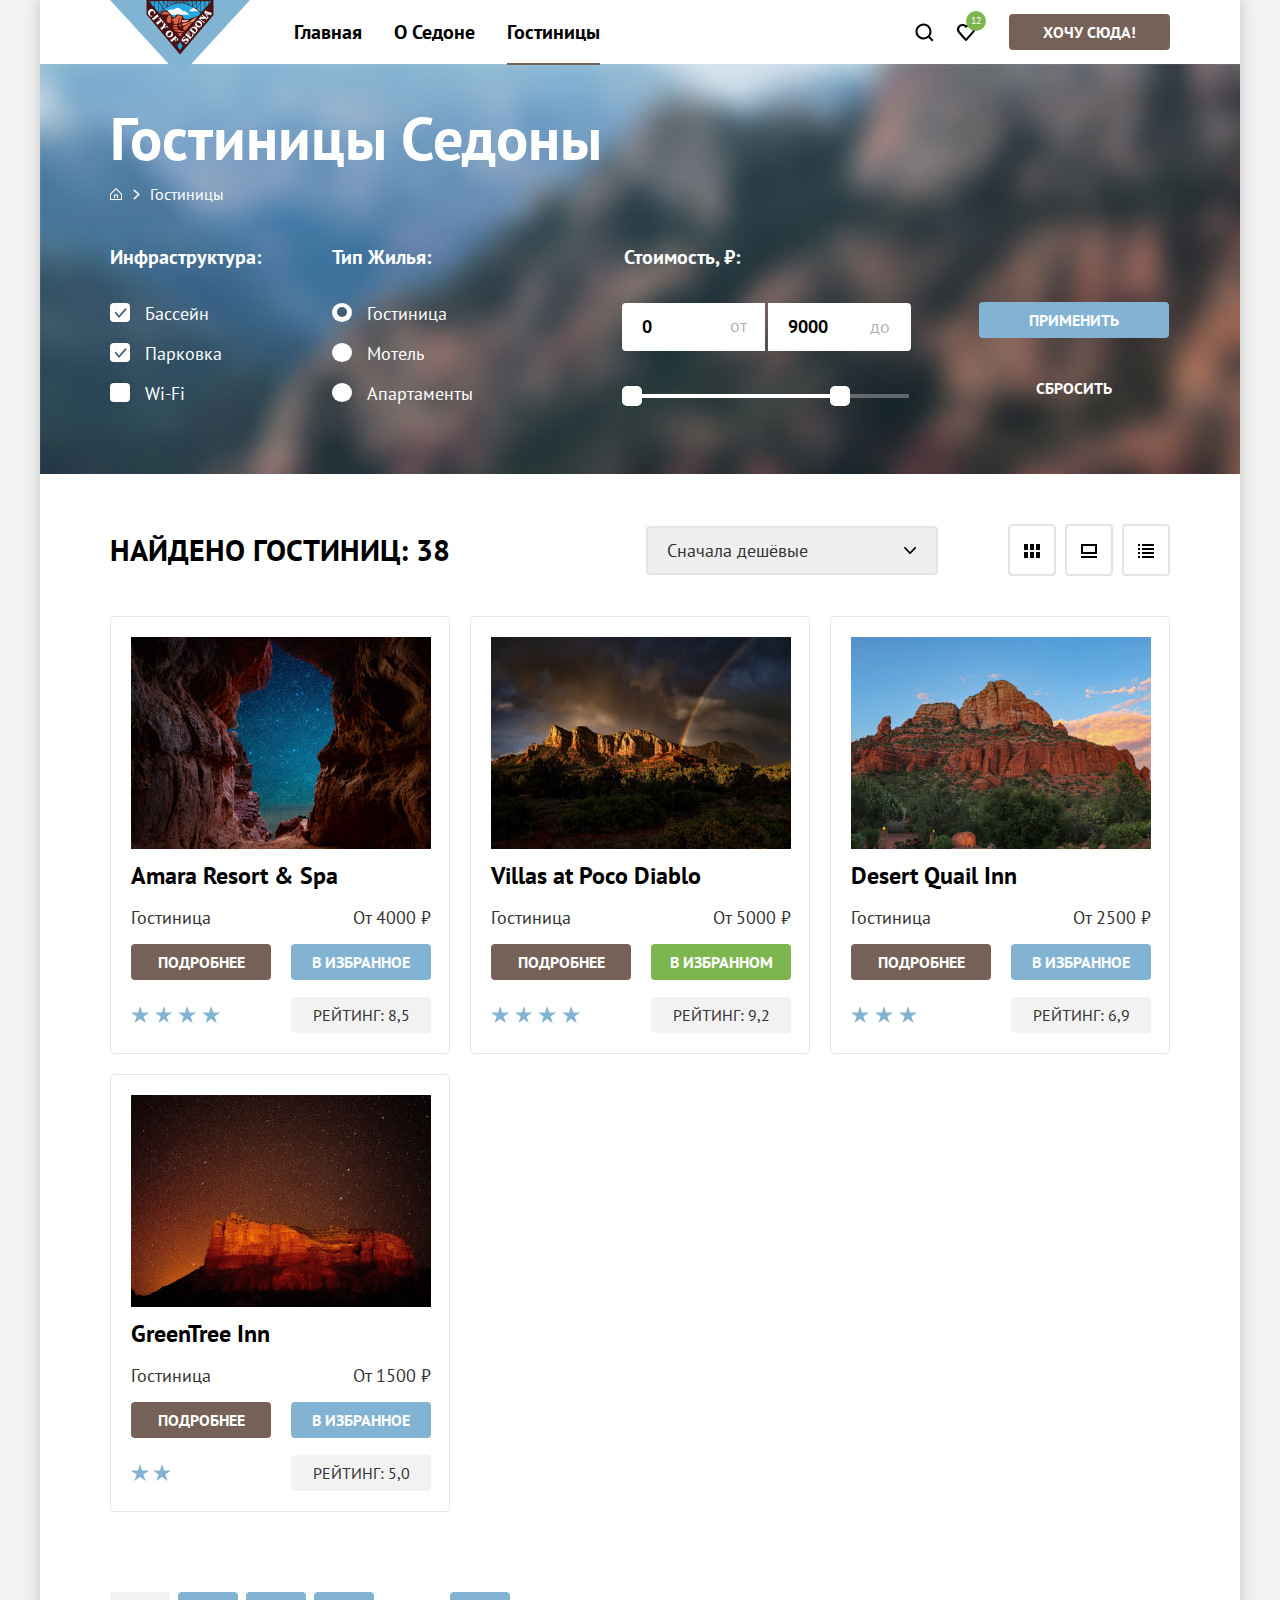
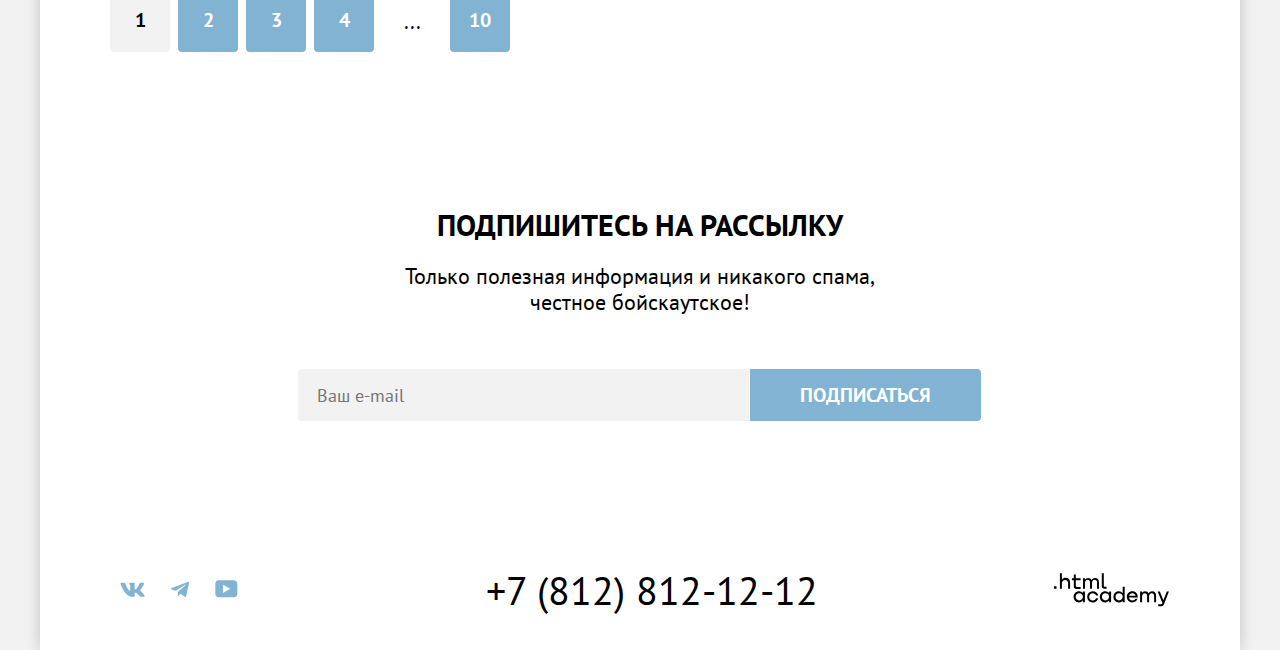
<file: catalog.html>
<!DOCTYPE html>
<html lang="ru">
  <head>
    <meta charset="utf-8">
    <title>HTML Academy: Седона</title>
    <link rel="icon" type="image/png" sizes="32x32" href="images/favicon.png">
    <link rel="stylesheet" href="styles/styles.css">
  </head>

  <body>
    <div class="page-container">
        <header class="header">
            <nav class="site-navigation">
              <a class="page-logo" href="./index.html">
                <img src="images/logos/sedona-logo.svg" width="140" height="70" alt="Логотип Седоны.">
              </a>
              <ul class="navigation-list">
                <li class="navigation-item">
                  <a href="./index.html" class="navigation-link">Главная </a>
                </li>
                <li class="navigation-item">
                  <a href="#" class="navigation-link">О Седоне</a>
                </li>
                <li class="navigation-item">
                  <a href="./catalog.html" class="navigation-link navigation-link-current">Гостиницы</a>
                </li>
              </ul>
              <ul class="navigation-user">
                <li class="navigation-user-item">
                  <a class="navigation-user-link navigation-user-search" href="#">
                    <span class="visually-hidden">Поиск</span>
                  </a>
                </li>
                <li class="navigation-user-item">
                  <a class="navigation-user-link navigation-user-favourite" href="#">
                    <span class="visually-hidden">Избранное</span>
                    <span class="favourite-number">12</span>
                  </a>
                </li>
                <li class="navigation-user-item">
                  <a class="button user-button" href="#">Хочу сюда!</a>
                </li>
              </ul>
            </nav>
          </header>
    <main class="main-catalog">
        <div class="filters">
            <div class="catalog-filters-container">
            <h1 class="catalog-title">Гостиницы Седоны</h1>

            <section class="breadcrumbs">
                <h2 class="visually-hidden">Навигационная цепочка до раздела</h2>
                <ol class="breadcrumbs-list">
                    <li class="breadcrumbs-item">
                        <a href="./index.html" class="breadcrumbs-link breadcrumbs-link-img">
                        <span class="visually-hidden">Главная</span>
                        </a>
                    </li>
                    <li class="breadcrumbs-item">
                        <a class="breadcrumbs-link" href="#">Гостиницы</a>
                    </li>
                </ol>
            </section>

            <section class="catalog-filters">
                <h2 class="visually-hidden">Фильтры для поиска гостиниц</h2>

                <form class="catalog-filters-form" action="https://echo.htmlacademy.ru/" method="get">
                    <fieldset class="catalog-filters-group">
                        <legend class="catalog-filters-title">Инфраструктура:</legend>
                        <ul class="catalog-filters-list">
                            <li class="catalog-filters-item">
                                <label class="control">
                                    <input class="control-input visually-hidden" type="checkbox" name="swimmingpool" checked>
                                    <span class="control-mark"></span>
                                    <span class="control-label">Бассейн</span>
                                </label>
                            </li>
                            <li class="catalog-filters-item">
                                <label class="control">
                                    <input class="control-input visually-hidden" type="checkbox" name="parking" checked>
                                    <span class="control-mark"></span>
                                    <span class="control-label">Парковка</span>
                                </label>
                            </li>
                            <li class="catalog-filters-item">
                                <label class="control">
                                    <input class="control-input visually-hidden" type="checkbox" name="wifi">
                                    <span class="control-mark"></span>
                                    <span class="control-label">Wi-Fi</span>
                                </label>
                            </li>
                        </ul>
                    </fieldset>
                    <fieldset class="catalog-filters-group">
                        <legend class="catalog-filters-title">Тип Жилья:</legend>
                        <ul class="catalog-filters-list">
                            <li class="catalog-filters-item">
                                <label class="control">
                                    <input class="control-input visually-hidden" type="radio" name="housing-radio" value="hotel" checked>
                                    <span class="control-mark"></span>
                                    <span class="control-label">Гостиница</span>
                                </label>
                            </li>
                            <li class="catalog-filters-item">
                                <label class="control">
                                    <input class="control-input visually-hidden" type="radio" name="housing-radio" value="motel">
                                    <span class="control-mark"></span>
                                    <span class="control-label">Мотель</span>
                                </label>
                            </li>
                            <li class="catalog-filters-item">
                                <label class="control">
                                    <input class="control-input visually-hidden" type="radio" name="housing-radio" value="apartments">
                                    <span class="control-mark"></span>
                                    <span class="control-label">Апартаменты</span>
                                </label>
                            </li>
                        </ul>
                    </fieldset>
                    <fieldset class="catalog-filters-group catalog-filters-group-price">
                        <legend class="catalog-filters-title">Стоимость, ₽:</legend>
                        <div class="price-inputs-container">
                            <label class="price-input-limit">
                                <span class="first-value">от</span>
                               <input type="number" class="price-inputs-min-price" name="min-price" value="0">
                            </label>
                            <label class="price-input-limit">
                               <span class="last-value">до</span>
                               <input type="number" class="price-inputs-max-price" name="max-price" value="9000">
                            </label>
                        </div>
                        <div class="range-container">
                            <div class="range-scale">
                                <div class="range">
                                    <button class="range-slider-min" type="button">
                                        <span class="visually-hidden">Минимальная цена</span>
                                    </button>
                                    <button class="range-slider-max" type="button">
                                        <span class="visually-hidden">Максимальная цена</span>
                                    </button>
                                </div>
                            </div>
                        </div>
                    </fieldset>
                    <div class="catalog-button-group">
                        <button class="button apply-button" type="submit">Применить</button>
                        <button class="reset-button" type="reset">Сбросить</button>
                    </div>
                </form>
            </section>
            </div>
        </div>

        <section class="searching-results">
        <div class="sorting">
            <h2 class="results-title">Найдено гостиниц: 38</h2>

            <select class="select-control" aria-label="Сортировка">
                <option value="cheap">Сначала дешёвые</option>
                <option value="expensive">Сначала дорогие</option>
                <option value="popular">Сначала популярные</option>
            </select>

            <ul class="view-of-results">
                <li>
                    <a class="view-of-results-button" href="#">
                    <svg aria-hidden="true" focusable="false" xmlns="http://www.w3.org/2000/svg" width="16" height="14" fill="none" viewBox="0 0 16 14">
                        <g fill="#000" clip-path="url(#a)">
                            <path d="M4 0H0v6h4V0ZM16 0h-4v6h4V0ZM10 0H6v6h4V0ZM4 8H0v6h4V8ZM16 8h-4v6h4V8ZM10 8H6v6h4V8Z"></path>
                        </g>
                        <defs>
                            <clipPath id="a">
                            <path fill="#fff" d="M0 0h16v14H0z"></path>
                            </clipPath>
                        </defs>
                        </svg>
                    <span class="visually-hidden">Вид плитка</span>
                    </a>
                </li>
                <li>
                    <a class="view-of-results-button" href="#">
                    <svg aria-hidden="true" focusable="false" width="16" height="14" viewBox="0 0 16 14" fill="none" xmlns="http://www.w3.org/2000/svg">
                        <g clip-path="url(#clip0_62787_126)">
                            <path d="M16 12H0V14H16V12Z" fill="black"></path>
                            <path d="M14 2V8H2V2H14ZM16 0H0V10H16V0Z" fill="black"></path>
                        </g>
                        <defs>
                            <clipPath id="clip0_62787_126">
                            <rect width="16" height="14" fill="white"></rect>
                            </clipPath>
                        </defs>
                        </svg>
                    <span class="visually-hidden">Вид слайдшоу</span>
                    </a>
                </li>
                <li>
                    <a class="view-of-results-button" href="#">
                    <svg aria-hidden="true" focusable="false" xmlns="http://www.w3.org/2000/svg" width="16" height="14" fill="none" viewBox="0 0 16 14">
                        <g fill="#000" clip-path="url(#a)">
                            <path
                            d="M2 0H0v2h2V0ZM16 0H4v2h12V0ZM2 4H0v2h2V4ZM16 4H4v2h12V4ZM2 8H0v2h2V8ZM16 8H4v2h12V8ZM2 12H0v2h2v-2ZM16 12H4v2h12v-2Z">
                            </path>
                        </g>
                        <defs>
                            <clipPath id="b">
                            <path fill="#fff" d="M0 0h16v14H0z"></path>
                            </clipPath>
                        </defs>
                        </svg>
                    <span class="visually-hidden">Вид список</span>
                    </a>
                </li>
            </ul>
        </div>
        <div class="hotel-cards-wrapper">
        <ul class="hotel-list">
            <li class="hotel-card">
                <a class="hotel-card-link" href="#">
                    <img class="hotel-card-image" src="images/hotels-catalog/hotel-1.jpg" width="300" height="212" alt="Вид из пещеры на звезды.">
                    <h3 class="hotel-card-title">Amara Resort & Spa</h3>
                </a>
                <div class="hotel-card-description-container">
                    <p class="hotel-card-text">Гостиница</p>
                    <p class="hotel-card-price">От 4000 ₽</p>
                    <a class="button read-more-button" href="#">Подробнее</a>
                    <button class="button add-to-favorotes-button" type="submit">В избранное</button>
                    <p class="hotel-grade hotel-grade-4">
                        <span class="visually-hidden">4 звезды</span>
                    </p>
                    <span class="hotel-rating">Рейтинг: 8,5</span>
                </div>
            </li>
            <li class="hotel-card">
                <a class="hotel-card-link" href="#">
                    <img class="hotel-card-image" src="images/hotels-catalog/hotel-2.jpg" width="300" height="212" alt="Горы с радугой.">
                    <h3 class="hotel-card-title">Villas at Poco Diablo</h3>
                </a>
                <div class="hotel-card-description-container">
                    <p class="hotel-card-text">Гостиница</p>
                    <p class="hotel-card-price">От 5000 ₽</p>
                    <a class="button read-more-button" href="#">Подробнее</a>
                    <button class="button in-favorotes-button" type="submit">В избранном</button>
                    <p class="hotel-grade hotel-grade-4">
                        <span class="visually-hidden">4 звезды</span>
                    </p>
                    <span class="hotel-rating">Рейтинг: 9,2</span>
                </div>
            </li>
            <li class="hotel-card">
                <a class="hotel-card-link" href="#">
                    <img class="hotel-card-image" src="images/hotels-catalog/hotel-3.jpg" width="300" height="212" alt="Горы при дневном свете.">
                    <h3 class="hotel-card-title">Desert Quail Inn</h3>
                </a>
                <div class="hotel-card-description-container">
                    <p class="hotel-card-text">Гостиница</p>
                    <p class="hotel-card-price">От 2500 ₽</p>
                    <a class="button read-more-button" href="#">Подробнее</a>
                    <button class="button add-to-favorotes-button" type="submit">В избранное</button>
                    <p class="hotel-grade hotel-grade-3">
                        <span class="visually-hidden">3 звезды</span>
                    </p>
                    <span class="hotel-rating">Рейтинг: 6,9</span>
                </div>
            </li>
            <li class="hotel-card">
                <a class="hotel-card-link" href="#">
                    <img class="hotel-card-image" src="images/hotels-catalog/hotel-4.jpg" width="300" height="212" alt="Горы в ночном свете.">
                    <h3 class="hotel-card-title">GreenTree Inn</h3>
                </a>
                <div class="hotel-card-description-container">
                    <p class="hotel-card-text">Гостиница</p>
                    <p class="hotel-card-price">От 1500 ₽</p>
                    <a class="button read-more-button" href="#">Подробнее</a>
                    <button class="button add-to-favorotes-button" type="submit">В избранное</button>
                    <p class="hotel-grade hotel-grade-2">
                        <span class="visually-hidden">2 звезды</span>
                    </p>
                    <span class="hotel-rating">Рейтинг: 5,0</span>
                </div>
            </li>
        </ul>
        </div>
    </section>

    <section class="pagination">
        <h2 class="visually-hidden">Переход между страницами с результатами поиска</h2>
        <ol class="pagination-list">
            <li class="pagination-item">
                <a class="pagination-link button pagination-button-current">1</a>
            </li>
            <li class="pagination-item">
                <a class="pagination-link button" href="#">2</a>
            </li>
            <li class="pagination-item">
                <a class="pagination-link button" href="#">3</a>
            </li>
            <li class="pagination-item">
                <a class="pagination-link button" href="#">4</a>
            </li>
            <li class="pagination-item">
                <a class="pagination-link button pagination-button-dots">...</a>
            </li>
            <li class="pagination-item">
                <a class="pagination-link button" href="#">10</a>
            </li>
        </ol>
    </section>
    </main>

    <footer class="footer" data-test="footer">
        <section class="catalog-subscription" data-test="subscribe">
            <h2 class="subscription-title catalog-subscription-title">Подпишитесь на рассылку</h2>
            <p class="subscription-description catalog-subscription-description">Только полезная информация и никакого спама, честное бойскаутское!</p>
            <form class="subscription-form" action="https://echo.htmlacademy.ru/" method="post">
              <input class="field" type="email" placeholder="Ваш e-mail" name="subscription-email" id="subscription-email"
                required>
              <button class="button subscription-button" type="submit">Подписаться</button>
            </form>
          </section>

          <section class="footer-contacts">
            <h2 class="visually-hidden">Контактная информация</h2>
            <ul class="footer-social-media-list">
              <li class="footer-social-media-item">
                <a class="footer-social-media-link" href="https://vk.com/htmlacademy">
                  <svg  class="footer-social-svg" xmlns="http://www.w3.org/2000/svg" width="25" height="15" fill="none"><path fill-rule="evenodd" d="M24.12 1.8c.16-.54 0-.94-.8-.94H20.7c-.67 0-.98.34-1.15.73 0 0-1.33 3.2-3.22 5.27-.61.6-.9.8-1.23.8-.16 0-.41-.2-.41-.75v-5.1c0-.66-.19-.95-.74-.95H9.82c-.42 0-.67.3-.67.59 0 .62.95.76 1.04 2.51v3.8c0 .83-.15.98-.48.98-.9 0-3.06-3.2-4.34-6.88-.25-.72-.5-1-1.18-1H1.57c-.75 0-.9.34-.9.73 0 .68.89 4.07 4.14 8.55 2.17 3.06 5.23 4.72 8 4.72 1.68 0 1.88-.37 1.88-1v-2.32c0-.74.16-.88.7-.88.38 0 1.05.19 2.6 1.66 1.79 1.75 2.08 2.54 3.08 2.54h2.63c.75 0 1.12-.37.9-1.1-.23-.72-1.08-1.77-2.2-3.02-.62-.71-1.54-1.48-1.82-1.86-.39-.5-.28-.71 0-1.15 0 0 3.2-4.42 3.54-5.93Z" clip-rule="evenodd"/></svg>
                  <span class="visually-hidden">Вконтакте</span>
                </a>
              </li>
              <li class="footer-social-media-item">
                <a class="footer-social-media-link" href="https://t.me/htmlacademy">
                  <svg class="footer-social-svg" xmlns="http://www.w3.org/2000/svg" width="18" height="16" fill="none"><path d="M16.79.96.84 7.1c-1.09.44-1.08 1.05-.2 1.32l4.1 1.28 9.47-5.98c.44-.27.85-.13.52.17l-7.68 6.93-.28 4.22c.41 0 .6-.2.83-.41l1.99-1.94 4.13 3.06c.77.42 1.31.2 1.5-.71l2.72-12.8c.28-1.1-.43-1.61-1.16-1.28Z"/></svg>
                  <span class="visually-hidden">Telegram</span>
                </a>
              </li>
              <li class="footer-social-media-item">
                <a class="footer-social-media-link" href="https://www.youtube.com/user/htmlacademyru">
                  <svg class="footer-social-svg" xmlns="http://www.w3.org/2000/svg" width="23" height="18" fill="none"><path d="M18.94.36H3.51C1.65.36.33 1.95.33 3.76v10.09c0 1.91 1.32 3.5 3.18 3.5h15.65c1.64 0 3.17-1.59 3.17-3.4V3.76c-.22-1.8-1.53-3.4-3.39-3.4ZM7.99 12.89V4.82l7.34 4.04-7.34 4.03Z"/></svg>
                  <span class="visually-hidden">YouTube</span>
                </a>
              </li>
            </ul>
            <section class="phone-container">
              <a class="footer-contact-phone" href="tel:+78128121212">+7 (812) 812-12-12</a>
            </section>
            <a class="footer-copyright" href="https://htmlacademy.ru/">
              <svg class="footer-copyright-logo" aria-hidden="true" focusable="false" xmlns="http://www.w3.org/2000/svg"
                width="115" height="34" fill="none">
                <path fill=""
                  d="M0 13.26v2.6h2.5v-2.6H0ZM11.6 4.86c-1.6 0-2.8.7-3.6 1.7h-.1V.36h-2v15.5h2v-5.3c0-2.1 1.3-3.6 3.3-3.6 1.8 0 2.9 1.4 2.9 3.2v5.7h2v-6.1c.1-3-1.8-4.9-4.5-4.9ZM26.6 5.16h-4.8v-3.7h-2v3.8h-1.9v2h1.9v6c0 1.7 1 2.7 2.7 2.7h4.1v-2h-3.7c-.7 0-1.1-.4-1.1-1.1v-5.7h4.8v-2ZM41.1 4.96c-1.6 0-2.9.8-3.5 2.1h-.1c-.6-1.2-1.8-2.1-3.4-2.1-1.4 0-2.5.8-3.1 1.8h-.1v-1.6H29v10.6h2v-5.4c0-2 1-3.5 2.6-3.5 1.5 0 2.4 1 2.4 2.6v6.3h2v-5.6c0-2.4 1.4-3.3 2.6-3.3 1.5 0 2.4 1 2.4 2.6v6.3h2v-6.5c.1-2.5-1.4-4.3-3.9-4.3ZM47.8 13.06c0 1.7 1 2.7 2.8 2.7h2v-2h-1.7c-.7 0-1.1-.4-1.1-1.1V.36h-2v12.7ZM28.9 20.06c-.9-1.1-2.2-1.8-3.9-1.8-3.1 0-5.4 2.3-5.4 5.6s2.3 5.6 5.4 5.6c1.8 0 3-.8 3.8-1.9h.1v1.6h2v-10.6h-2v1.5Zm-3.6 7.4c-2.2 0-3.6-1.6-3.6-3.6s1.4-3.6 3.6-3.6 3.6 1.6 3.6 3.6c0 1.9-1.4 3.6-3.6 3.6ZM44.2 22.36c-.5-2.4-2.6-4.1-5.4-4.1a5.4 5.4 0 0 0-5.6 5.6c0 3.1 2.2 5.6 5.6 5.6 2.8 0 4.9-1.8 5.4-4.2h-2.1a3.4 3.4 0 0 1-3.3 2.3c-2.2 0-3.6-1.6-3.6-3.6s1.4-3.6 3.6-3.6c1.6 0 2.8 1 3.3 2.2h2.1v-.2ZM55.1 20.06c-.9-1.1-2.2-1.8-3.9-1.8-3.1 0-5.4 2.3-5.4 5.6s2.3 5.6 5.4 5.6c1.8 0 3-.8 3.8-1.9h.1v1.6h2v-10.6h-2v1.5Zm-3.6 7.4c-2.2 0-3.6-1.6-3.6-3.6s1.4-3.6 3.6-3.6 3.6 1.6 3.6 3.6c0 1.9-1.5 3.6-3.6 3.6ZM68.7 20.16c-.9-1.1-2.2-1.9-3.9-1.9-3.1 0-5.4 2.3-5.4 5.6s2.2 5.6 5.4 5.6c1.7 0 3-.8 3.8-1.8h.1v1.5h2v-15.4h-2v6.4Zm-3.6 7.3c-2.2 0-3.6-1.6-3.6-3.6s1.4-3.6 3.6-3.6 3.6 1.6 3.6 3.6c-.1 2-1.5 3.6-3.6 3.6ZM78.3 18.26c-3.3 0-5.5 2.5-5.5 5.6 0 3 2.1 5.6 5.5 5.6 2.5 0 4.5-1.3 5.2-3.6h-2.1c-.5 1-1.6 1.6-3 1.6-1.9 0-3.3-1.3-3.4-2.9h8.8c.2-3.6-2-6.3-5.5-6.3Zm0 1.9c1.7 0 3 1 3.3 2.6h-6.5c.3-1.5 1.5-2.6 3.2-2.6ZM98.2 18.26c-1.6 0-2.9.8-3.6 2h-.1c-.6-1.2-1.8-2-3.4-2-1.4 0-2.5.7-3.1 1.8v-1.5h-1.9v10.6h2v-5.4c0-2 1-3.4 2.6-3.5 1.5 0 2.4 1 2.4 2.6v6.3h2v-5.6c0-2.4 1.4-3.3 2.6-3.3 1.5 0 2.4 1 2.4 2.6v6.3h2v-6.5c.1-2.6-1.4-4.4-3.9-4.4ZM109.4 27.36l-3.6-8.9h-2.2l4.8 11.6c-.3.9-.7 1.2-1.7 1.2h-2.5v2h2.5c1.8 0 2.8-.8 3.5-2.6l4.7-12.2h-2.1l-3.4 8.9Z" />
              </svg>
            </a>
          </section>
      </footer>
    </div>
  </body>
</html>
</file>
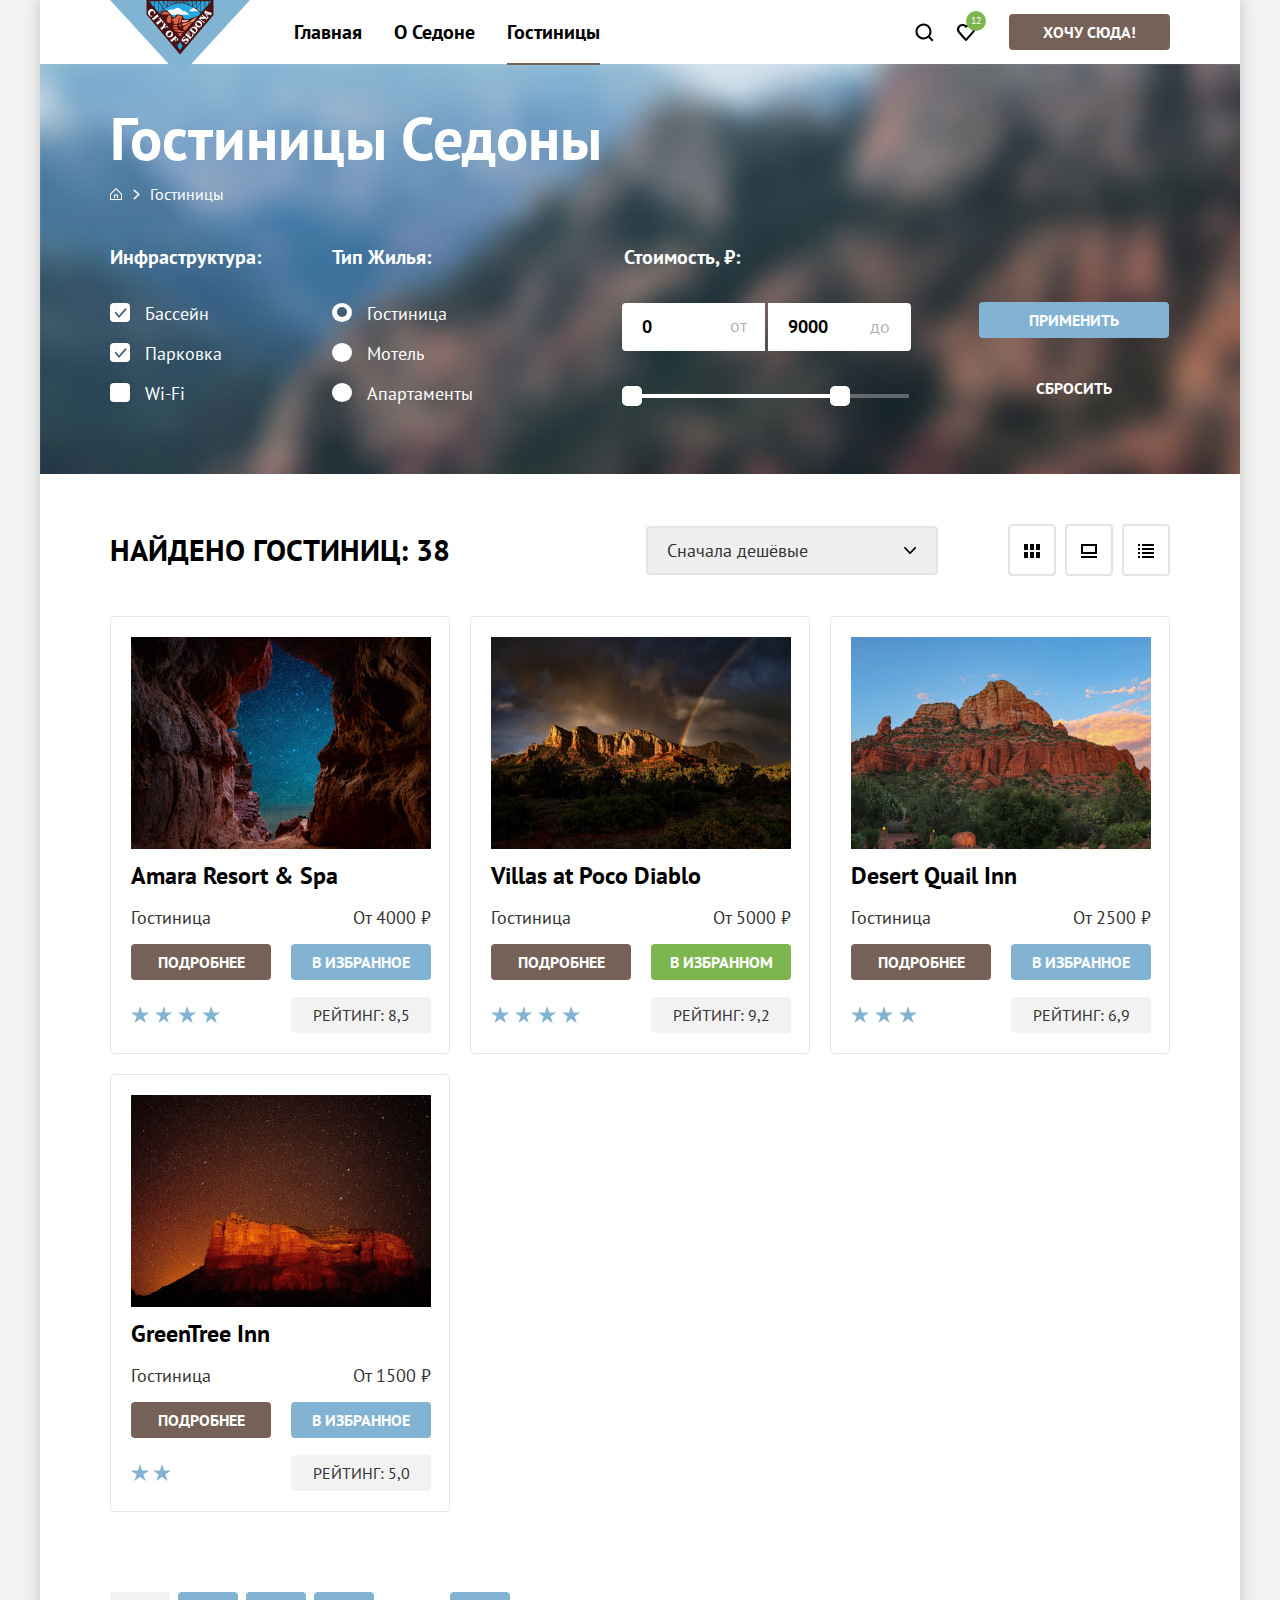
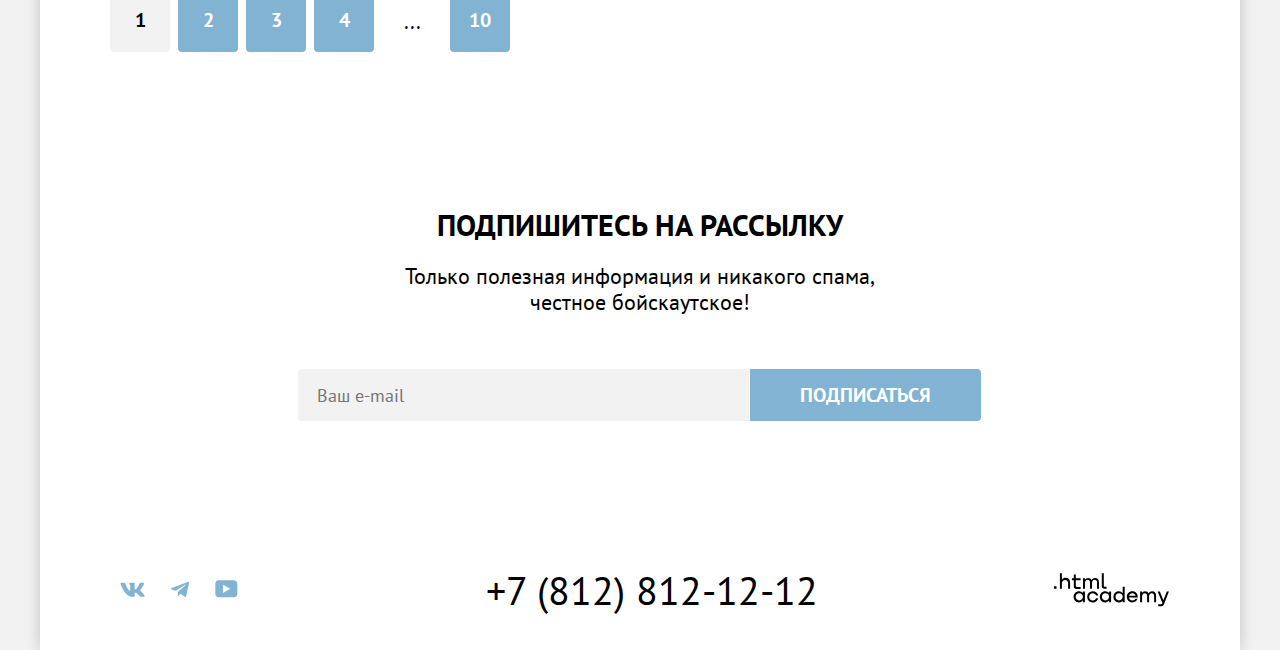
<file: master/catalog.html>
<!DOCTYPE html>
<html lang="ru">
  <head>
    <meta charset="utf-8">
    <title>HTML Academy: Седона</title>
    <link rel="icon" type="image/png" sizes="32x32" href="images/favicon.png">
    <link rel="stylesheet" href="styles/styles.css">
    <base href="https://htmlacademy-htmlcss.github.io/2312359-sedona-36/master/">
</head>

  <body>
    <div class="page-container">
        <header class="header">
            <nav class="site-navigation">
              <a class="page-logo" href="./index.html">
                <img src="images/logos/sedona-logo.svg" width="140" height="70" alt="Логотип Седоны.">
              </a>
              <ul class="navigation-list">
                <li class="navigation-item">
                  <a href="./index.html" class="navigation-link">Главная </a>
                </li>
                <li class="navigation-item">
                  <a href="#" class="navigation-link">О Седоне</a>
                </li>
                <li class="navigation-item">
                  <a href="./catalog.html" class="navigation-link navigation-link-current">Гостиницы</a>
                </li>
              </ul>
              <ul class="navigation-user">
                <li class="navigation-user-item">
                  <a class="navigation-user-link navigation-user-search" href="#">
                    <span class="visually-hidden">Поиск</span>
                  </a>
                </li>
                <li class="navigation-user-item">
                  <a class="navigation-user-link navigation-user-favourite" href="#">
                    <span class="visually-hidden">Избранное</span>
                    <span class="favourite-number">12</span>
                  </a>
                </li>
                <li class="navigation-user-item">
                  <a class="button user-button" href="#">Хочу сюда!</a>
                </li>
              </ul>
            </nav>
          </header>
    <main class="main-catalog">
        <div class="filters">
            <div class="catalog-filters-container">
            <h1 class="catalog-title">Гостиницы Седоны</h1>

            <section class="breadcrumbs">
                <h2 class="visually-hidden">Навигационная цепочка до раздела</h2>
                <ol class="breadcrumbs-list">
                    <li class="breadcrumbs-item">
                        <a href="./index.html" class="breadcrumbs-link breadcrumbs-link-img">
                        <span class="visually-hidden">Главная</span>
                        </a>
                    </li>
                    <li class="breadcrumbs-item">
                        <a class="breadcrumbs-link" href="#">Гостиницы</a>
                    </li>
                </ol>
            </section>

            <section class="catalog-filters">
                <h2 class="visually-hidden">Фильтры для поиска гостиниц</h2>

                <form class="catalog-filters-form" action="https://echo.htmlacademy.ru/" method="get">
                    <fieldset class="catalog-filters-group">
                        <legend class="catalog-filters-title">Инфраструктура:</legend>
                        <ul class="catalog-filters-list">
                            <li class="catalog-filters-item">
                                <label class="control">
                                    <input class="control-input visually-hidden" type="checkbox" name="swimmingpool" checked>
                                    <span class="control-mark"></span>
                                    <span class="control-label">Бассейн</span>
                                </label>
                            </li>
                            <li class="catalog-filters-item">
                                <label class="control">
                                    <input class="control-input visually-hidden" type="checkbox" name="parking" checked>
                                    <span class="control-mark"></span>
                                    <span class="control-label">Парковка</span>
                                </label>
                            </li>
                            <li class="catalog-filters-item">
                                <label class="control">
                                    <input class="control-input visually-hidden" type="checkbox" name="wifi">
                                    <span class="control-mark"></span>
                                    <span class="control-label">Wi-Fi</span>
                                </label>
                            </li>
                        </ul>
                    </fieldset>
                    <fieldset class="catalog-filters-group">
                        <legend class="catalog-filters-title">Тип Жилья:</legend>
                        <ul class="catalog-filters-list">
                            <li class="catalog-filters-item">
                                <label class="control">
                                    <input class="control-input visually-hidden" type="radio" name="housing-radio" value="hotel" checked>
                                    <span class="control-mark"></span>
                                    <span class="control-label">Гостиница</span>
                                </label>
                            </li>
                            <li class="catalog-filters-item">
                                <label class="control">
                                    <input class="control-input visually-hidden" type="radio" name="housing-radio" value="motel">
                                    <span class="control-mark"></span>
                                    <span class="control-label">Мотель</span>
                                </label>
                            </li>
                            <li class="catalog-filters-item">
                                <label class="control">
                                    <input class="control-input visually-hidden" type="radio" name="housing-radio" value="apartments">
                                    <span class="control-mark"></span>
                                    <span class="control-label">Апартаменты</span>
                                </label>
                            </li>
                        </ul>
                    </fieldset>
                    <fieldset class="catalog-filters-group catalog-filters-group-price">
                        <legend class="catalog-filters-title">Стоимость, ₽:</legend>
                        <div class="price-inputs-container">
                            <label class="price-input-limit">
                                <span class="first-value">от</span>
                               <input type="number" class="price-inputs-min-price" name="min-price" value="0">
                            </label>
                            <label class="price-input-limit">
                               <span class="last-value">до</span>
                               <input type="number" class="price-inputs-max-price" name="max-price" value="9000">
                            </label>
                        </div>
                        <div class="range-container">
                            <div class="range-scale">
                                <div class="range">
                                    <button class="range-slider-min" type="button">
                                        <span class="visually-hidden">Минимальная цена</span>
                                    </button>
                                    <button class="range-slider-max" type="button">
                                        <span class="visually-hidden">Максимальная цена</span>
                                    </button>
                                </div>
                            </div>
                        </div>
                    </fieldset>
                    <div class="catalog-button-group">
                        <button class="button apply-button" type="submit">Применить</button>
                        <button class="reset-button" type="reset">Сбросить</button>
                    </div>
                </form>
            </section>
            </div>
        </div>

        <section class="searching-results">
        <div class="sorting">
            <h2 class="results-title">Найдено гостиниц: 38</h2>

            <select class="select-control" aria-label="Сортировка">
                <option value="cheap">Сначала дешёвые</option>
                <option value="expensive">Сначала дорогие</option>
                <option value="popular">Сначала популярные</option>
            </select>

            <ul class="view-of-results">
                <li>
                    <a class="view-of-results-button" href="#">
                    <svg aria-hidden="true" focusable="false" xmlns="http://www.w3.org/2000/svg" width="16" height="14" fill="none" viewBox="0 0 16 14">
                        <g fill="#000" clip-path="url(#a)">
                            <path d="M4 0H0v6h4V0ZM16 0h-4v6h4V0ZM10 0H6v6h4V0ZM4 8H0v6h4V8ZM16 8h-4v6h4V8ZM10 8H6v6h4V8Z"></path>
                        </g>
                        <defs>
                            <clipPath id="a">
                            <path fill="#fff" d="M0 0h16v14H0z"></path>
                            </clipPath>
                        </defs>
                        </svg>
                    <span class="visually-hidden">Вид плитка</span>
                    </a>
                </li>
                <li>
                    <a class="view-of-results-button" href="#">
                    <svg aria-hidden="true" focusable="false" width="16" height="14" viewBox="0 0 16 14" fill="none" xmlns="http://www.w3.org/2000/svg">
                        <g clip-path="url(#clip0_62787_126)">
                            <path d="M16 12H0V14H16V12Z" fill="black"></path>
                            <path d="M14 2V8H2V2H14ZM16 0H0V10H16V0Z" fill="black"></path>
                        </g>
                        <defs>
                            <clipPath id="clip0_62787_126">
                            <rect width="16" height="14" fill="white"></rect>
                            </clipPath>
                        </defs>
                        </svg>
                    <span class="visually-hidden">Вид слайдшоу</span>
                    </a>
                </li>
                <li>
                    <a class="view-of-results-button" href="#">
                    <svg aria-hidden="true" focusable="false" xmlns="http://www.w3.org/2000/svg" width="16" height="14" fill="none" viewBox="0 0 16 14">
                        <g fill="#000" clip-path="url(#a)">
                            <path
                            d="M2 0H0v2h2V0ZM16 0H4v2h12V0ZM2 4H0v2h2V4ZM16 4H4v2h12V4ZM2 8H0v2h2V8ZM16 8H4v2h12V8ZM2 12H0v2h2v-2ZM16 12H4v2h12v-2Z">
                            </path>
                        </g>
                        <defs>
                            <clipPath id="b">
                            <path fill="#fff" d="M0 0h16v14H0z"></path>
                            </clipPath>
                        </defs>
                        </svg>
                    <span class="visually-hidden">Вид список</span>
                    </a>
                </li>
            </ul>
        </div>
        <div class="hotel-cards-wrapper">
        <ul class="hotel-list">
            <li class="hotel-card">
                <a class="hotel-card-link" href="#">
                    <img class="hotel-card-image" src="images/hotels-catalog/hotel-1.jpg" width="300" height="212" alt="Вид из пещеры на звезды.">
                    <h3 class="hotel-card-title">Amara Resort & Spa</h3>
                </a>
                <div class="hotel-card-description-container">
                    <p class="hotel-card-text">Гостиница</p>
                    <p class="hotel-card-price">От 4000 ₽</p>
                    <a class="button read-more-button" href="#">Подробнее</a>
                    <button class="button add-to-favorotes-button" type="submit">В избранное</button>
                    <p class="hotel-grade hotel-grade-4">
                        <span class="visually-hidden">4 звезды</span>
                    </p>
                    <span class="hotel-rating">Рейтинг: 8,5</span>
                </div>
            </li>
            <li class="hotel-card">
                <a class="hotel-card-link" href="#">
                    <img class="hotel-card-image" src="images/hotels-catalog/hotel-2.jpg" width="300" height="212" alt="Горы с радугой.">
                    <h3 class="hotel-card-title">Villas at Poco Diablo</h3>
                </a>
                <div class="hotel-card-description-container">
                    <p class="hotel-card-text">Гостиница</p>
                    <p class="hotel-card-price">От 5000 ₽</p>
                    <a class="button read-more-button" href="#">Подробнее</a>
                    <button class="button in-favorotes-button" type="submit">В избранном</button>
                    <p class="hotel-grade hotel-grade-4">
                        <span class="visually-hidden">4 звезды</span>
                    </p>
                    <span class="hotel-rating">Рейтинг: 9,2</span>
                </div>
            </li>
            <li class="hotel-card">
                <a class="hotel-card-link" href="#">
                    <img class="hotel-card-image" src="images/hotels-catalog/hotel-3.jpg" width="300" height="212" alt="Горы при дневном свете.">
                    <h3 class="hotel-card-title">Desert Quail Inn</h3>
                </a>
                <div class="hotel-card-description-container">
                    <p class="hotel-card-text">Гостиница</p>
                    <p class="hotel-card-price">От 2500 ₽</p>
                    <a class="button read-more-button" href="#">Подробнее</a>
                    <button class="button add-to-favorotes-button" type="submit">В избранное</button>
                    <p class="hotel-grade hotel-grade-3">
                        <span class="visually-hidden">3 звезды</span>
                    </p>
                    <span class="hotel-rating">Рейтинг: 6,9</span>
                </div>
            </li>
            <li class="hotel-card">
                <a class="hotel-card-link" href="#">
                    <img class="hotel-card-image" src="images/hotels-catalog/hotel-4.jpg" width="300" height="212" alt="Горы в ночном свете.">
                    <h3 class="hotel-card-title">GreenTree Inn</h3>
                </a>
                <div class="hotel-card-description-container">
                    <p class="hotel-card-text">Гостиница</p>
                    <p class="hotel-card-price">От 1500 ₽</p>
                    <a class="button read-more-button" href="#">Подробнее</a>
                    <button class="button add-to-favorotes-button" type="submit">В избранное</button>
                    <p class="hotel-grade hotel-grade-2">
                        <span class="visually-hidden">2 звезды</span>
                    </p>
                    <span class="hotel-rating">Рейтинг: 5,0</span>
                </div>
            </li>
        </ul>
        </div>
    </section>

    <section class="pagination">
        <h2 class="visually-hidden">Переход между страницами с результатами поиска</h2>
        <ol class="pagination-list">
            <li class="pagination-item">
                <a class="pagination-link button pagination-button-current">1</a>
            </li>
            <li class="pagination-item">
                <a class="pagination-link button" href="#">2</a>
            </li>
            <li class="pagination-item">
                <a class="pagination-link button" href="#">3</a>
            </li>
            <li class="pagination-item">
                <a class="pagination-link button" href="#">4</a>
            </li>
            <li class="pagination-item">
                <a class="pagination-link button pagination-button-dots">...</a>
            </li>
            <li class="pagination-item">
                <a class="pagination-link button" href="#">10</a>
            </li>
        </ol>
    </section>
    </main>

    <footer class="footer" data-test="footer">
        <section class="catalog-subscription" data-test="subscribe">
            <h2 class="subscription-title catalog-subscription-title">Подпишитесь на рассылку</h2>
            <p class="subscription-description catalog-subscription-description">Только полезная информация и никакого спама, честное бойскаутское!</p>
            <form class="subscription-form" action="https://echo.htmlacademy.ru/" method="post">
              <input class="field" type="email" placeholder="Ваш e-mail" name="subscription-email" id="subscription-email"
                required>
              <button class="button subscription-button" type="submit">Подписаться</button>
            </form>
          </section>

          <section class="footer-contacts">
            <h2 class="visually-hidden">Контактная информация</h2>
            <ul class="footer-social-media-list">
              <li class="footer-social-media-item">
                <a class="footer-social-media-link" href="https://vk.com/htmlacademy">
                  <svg  class="footer-social-svg" xmlns="http://www.w3.org/2000/svg" width="25" height="15" fill="none"><path fill-rule="evenodd" d="M24.12 1.8c.16-.54 0-.94-.8-.94H20.7c-.67 0-.98.34-1.15.73 0 0-1.33 3.2-3.22 5.27-.61.6-.9.8-1.23.8-.16 0-.41-.2-.41-.75v-5.1c0-.66-.19-.95-.74-.95H9.82c-.42 0-.67.3-.67.59 0 .62.95.76 1.04 2.51v3.8c0 .83-.15.98-.48.98-.9 0-3.06-3.2-4.34-6.88-.25-.72-.5-1-1.18-1H1.57c-.75 0-.9.34-.9.73 0 .68.89 4.07 4.14 8.55 2.17 3.06 5.23 4.72 8 4.72 1.68 0 1.88-.37 1.88-1v-2.32c0-.74.16-.88.7-.88.38 0 1.05.19 2.6 1.66 1.79 1.75 2.08 2.54 3.08 2.54h2.63c.75 0 1.12-.37.9-1.1-.23-.72-1.08-1.77-2.2-3.02-.62-.71-1.54-1.48-1.82-1.86-.39-.5-.28-.71 0-1.15 0 0 3.2-4.42 3.54-5.93Z" clip-rule="evenodd"/></svg>
                  <span class="visually-hidden">Вконтакте</span>
                </a>
              </li>
              <li class="footer-social-media-item">
                <a class="footer-social-media-link" href="https://t.me/htmlacademy">
                  <svg class="footer-social-svg" xmlns="http://www.w3.org/2000/svg" width="18" height="16" fill="none"><path d="M16.79.96.84 7.1c-1.09.44-1.08 1.05-.2 1.32l4.1 1.28 9.47-5.98c.44-.27.85-.13.52.17l-7.68 6.93-.28 4.22c.41 0 .6-.2.83-.41l1.99-1.94 4.13 3.06c.77.42 1.31.2 1.5-.71l2.72-12.8c.28-1.1-.43-1.61-1.16-1.28Z"/></svg>
                  <span class="visually-hidden">Telegram</span>
                </a>
              </li>
              <li class="footer-social-media-item">
                <a class="footer-social-media-link" href="https://www.youtube.com/user/htmlacademyru">
                  <svg class="footer-social-svg" xmlns="http://www.w3.org/2000/svg" width="23" height="18" fill="none"><path d="M18.94.36H3.51C1.65.36.33 1.95.33 3.76v10.09c0 1.91 1.32 3.5 3.18 3.5h15.65c1.64 0 3.17-1.59 3.17-3.4V3.76c-.22-1.8-1.53-3.4-3.39-3.4ZM7.99 12.89V4.82l7.34 4.04-7.34 4.03Z"/></svg>
                  <span class="visually-hidden">YouTube</span>
                </a>
              </li>
            </ul>
            <section class="phone-container">
              <a class="footer-contact-phone" href="tel:+78128121212">+7 (812) 812-12-12</a>
            </section>
            <a class="footer-copyright" href="https://htmlacademy.ru/">
              <svg class="footer-copyright-logo" aria-hidden="true" focusable="false" xmlns="http://www.w3.org/2000/svg"
                width="115" height="34" fill="none">
                <path fill=""
                  d="M0 13.26v2.6h2.5v-2.6H0ZM11.6 4.86c-1.6 0-2.8.7-3.6 1.7h-.1V.36h-2v15.5h2v-5.3c0-2.1 1.3-3.6 3.3-3.6 1.8 0 2.9 1.4 2.9 3.2v5.7h2v-6.1c.1-3-1.8-4.9-4.5-4.9ZM26.6 5.16h-4.8v-3.7h-2v3.8h-1.9v2h1.9v6c0 1.7 1 2.7 2.7 2.7h4.1v-2h-3.7c-.7 0-1.1-.4-1.1-1.1v-5.7h4.8v-2ZM41.1 4.96c-1.6 0-2.9.8-3.5 2.1h-.1c-.6-1.2-1.8-2.1-3.4-2.1-1.4 0-2.5.8-3.1 1.8h-.1v-1.6H29v10.6h2v-5.4c0-2 1-3.5 2.6-3.5 1.5 0 2.4 1 2.4 2.6v6.3h2v-5.6c0-2.4 1.4-3.3 2.6-3.3 1.5 0 2.4 1 2.4 2.6v6.3h2v-6.5c.1-2.5-1.4-4.3-3.9-4.3ZM47.8 13.06c0 1.7 1 2.7 2.8 2.7h2v-2h-1.7c-.7 0-1.1-.4-1.1-1.1V.36h-2v12.7ZM28.9 20.06c-.9-1.1-2.2-1.8-3.9-1.8-3.1 0-5.4 2.3-5.4 5.6s2.3 5.6 5.4 5.6c1.8 0 3-.8 3.8-1.9h.1v1.6h2v-10.6h-2v1.5Zm-3.6 7.4c-2.2 0-3.6-1.6-3.6-3.6s1.4-3.6 3.6-3.6 3.6 1.6 3.6 3.6c0 1.9-1.4 3.6-3.6 3.6ZM44.2 22.36c-.5-2.4-2.6-4.1-5.4-4.1a5.4 5.4 0 0 0-5.6 5.6c0 3.1 2.2 5.6 5.6 5.6 2.8 0 4.9-1.8 5.4-4.2h-2.1a3.4 3.4 0 0 1-3.3 2.3c-2.2 0-3.6-1.6-3.6-3.6s1.4-3.6 3.6-3.6c1.6 0 2.8 1 3.3 2.2h2.1v-.2ZM55.1 20.06c-.9-1.1-2.2-1.8-3.9-1.8-3.1 0-5.4 2.3-5.4 5.6s2.3 5.6 5.4 5.6c1.8 0 3-.8 3.8-1.9h.1v1.6h2v-10.6h-2v1.5Zm-3.6 7.4c-2.2 0-3.6-1.6-3.6-3.6s1.4-3.6 3.6-3.6 3.6 1.6 3.6 3.6c0 1.9-1.5 3.6-3.6 3.6ZM68.7 20.16c-.9-1.1-2.2-1.9-3.9-1.9-3.1 0-5.4 2.3-5.4 5.6s2.2 5.6 5.4 5.6c1.7 0 3-.8 3.8-1.8h.1v1.5h2v-15.4h-2v6.4Zm-3.6 7.3c-2.2 0-3.6-1.6-3.6-3.6s1.4-3.6 3.6-3.6 3.6 1.6 3.6 3.6c-.1 2-1.5 3.6-3.6 3.6ZM78.3 18.26c-3.3 0-5.5 2.5-5.5 5.6 0 3 2.1 5.6 5.5 5.6 2.5 0 4.5-1.3 5.2-3.6h-2.1c-.5 1-1.6 1.6-3 1.6-1.9 0-3.3-1.3-3.4-2.9h8.8c.2-3.6-2-6.3-5.5-6.3Zm0 1.9c1.7 0 3 1 3.3 2.6h-6.5c.3-1.5 1.5-2.6 3.2-2.6ZM98.2 18.26c-1.6 0-2.9.8-3.6 2h-.1c-.6-1.2-1.8-2-3.4-2-1.4 0-2.5.7-3.1 1.8v-1.5h-1.9v10.6h2v-5.4c0-2 1-3.4 2.6-3.5 1.5 0 2.4 1 2.4 2.6v6.3h2v-5.6c0-2.4 1.4-3.3 2.6-3.3 1.5 0 2.4 1 2.4 2.6v6.3h2v-6.5c.1-2.6-1.4-4.4-3.9-4.4ZM109.4 27.36l-3.6-8.9h-2.2l4.8 11.6c-.3.9-.7 1.2-1.7 1.2h-2.5v2h2.5c1.8 0 2.8-.8 3.5-2.6l4.7-12.2h-2.1l-3.4 8.9Z" />
              </svg>
            </a>
          </section>
      </footer>
    </div>
  </body>
</html>
</file>
<file: styles/styles.css>
@font-face {
    font-family: "PT Sans";
    font-style: normal;
    font-weight: 400;
    src: url("../fonts/ptsans-400.woff2") format("woff2");
    font-display: swap;
}

@font-face {
    font-family: "PT Sans";
    font-style: normal;
    font-weight: 700;
    src: url("../fonts/ptsans-700.woff2") format("woff2");
    font-display: swap;
  }

html {
    height: 100%;
}

body {
    margin: 0;
    height: 100%;
    font-family: "PT Sans", sans-serif;
    font-size: 22px;
    line-height: 26px;
    background-color: #f2f2f2;
    color: #333333;
}

.visually-hidden {
    position: absolute;
    width: 1px;
    height: 1px;
    margin: -1px;
    border: 0;
    padding: 0;
    white-space: nowrap;
    clip-path: inset(100%);
    clip: rect(0 0 0 0);
    overflow: hidden;
}

.page-container {
    width: 1200px;
    background-color: #ffffff;
    margin: 0 auto;
    box-shadow: 0 0 15px rgba(0, 0, 0, 0.2);
    display: flex;
    flex-direction: column;
    min-height: 100%;
}

.header {
}

.site-navigation {
    display: flex;
    margin: 0 auto;
    padding: 0;
    width: 1060px;
    align-items: flex-start;
    position: relative;
    justify-content: space-between;
}

.page-logo {
    position: absolute;
    top: 0;
    left: 0;
}

.navigation-list {
    padding: 0;
    margin: 0;
    margin-left: 168px;
    width: 440px;
    list-style-type: none;
    display: flex;
    flex-wrap: wrap;
    align-items: center;
}

.navigation-item {

}

.navigation-link {
    display: block;
    font-size: 20px;
    line-height: 24px;
    font-weight: 700;
    color: #000000;
    text-decoration: none;
    text-align: center;
    padding: 20px 16px;
}

.navigation-link-current {
    position: relative;
}

.navigation-link-current::after {
    position: absolute;
    content: "";
    border-bottom: 2px solid #756257;
    height: 1px;
    bottom: -1px;
    left: 16px;
    width: calc(100% - 32px);
}

.navigation-link:hover {
    color: #3f5e72;
}

.navigation-link:focus {
    outline: none;
    background-color: rgba(0, 0, 0, 0.2);
}

.navigation-link:active {
    background-color: #000000;
    color: #ffffff;
}

.navigation-user {
    max-width: 312px;
    margin-left: auto;
    display: flex;
    flex-wrap: wrap;
    margin: 0;
    padding: 14px 0;
    list-style-type: none;
    align-items: center;
}

.navigation-user-item {
    position: relative;
}

.navigation-user-link {
    text-decoration: none;
    font-weight: 700;
    color: #ffffff;
    font-size: 16px;
    line-height: 20px;
    display: block;
    width: 20px;
    height: 20px;
}

.navigation-user-link:hover {
    opacity: 0.5;
}

.navigation-user-link:focus {
    outline: none;
    background-color: rgba(0, 0, 0, 0.1);
}


.navigation-user-search {
    background-image: url("../images/icons/search.svg");
    background-repeat: no-repeat;
    background-position: center;
    position: relative;
    padding: 0 12px;
}

.navigation-user-favourite {
    background-image: url("../images/icons/heart.svg");
    background-repeat: no-repeat;
    background-position: center;
    position: relative;
    padding: 0 10px;
}

.favourite-number {
    font-weight: 400;
    font-size: 10px;
    line-height: 10px;
    color: #ffffff;
    text-align: center;
    background-color: #7DB54F;
    border-radius: 50%;
    padding: 5px 5px;
    position: absolute;
    top: -11px;
    right: 0;
}

.button {
    border: none;
    font-weight: 700;
    font-size: 16px;
    line-height: 20px;
    text-align: center;
    text-transform: uppercase;
    text-decoration: none;
    color: #ffffff;
    border-radius: 4px;
    font-family: "PT Sans", sans-serif;
    box-sizing: border-box;
    display: inline-block;
}

.user-button {
    /* padding-left: 20px; */
    font-weight: 700;
    color: #ffffff;
    font-size: 16px;
    line-height: 20px;
    text-align: center;
    text-decoration: none;
    text-transform: uppercase;
    background-color: #756157;
    border-radius: 4px;
    padding: 8px 34px;
    display: inline-block;
    box-sizing: border-box;
    margin-left: 23px;
}

.user-button:hover {
    background-color: #615048;
}

.user-button:focus {
    outline: none;
    background-color: #615048;
}

.user-button:active {
    color: rgba(255, 255, 255, 0.3);
    background-color: #756157;
}

.user-button:disabled {
    background-color: #E5E5E5;
}

.main-index {
    text-align: center;
    flex-grow: 1;
    background-color: #FFFFFF;
}

.welcome {
    background-color: #4d9adf;
    background-image: url("../images/backgrounds/triangles-on-index-background.svg"), url("../images/backgrounds/index-background.jpg");
    background-size: 100% auto, cover;
    background-repeat: no-repeat, no-repeat;
    background-position: center bottom, center;
    color: #000000;
    padding: 50px 0 84px;
}

.welcome-image-text {
    display: block;
    margin: 0 auto;
}

.advantages {
    padding-top: 68px;
}

.advantages-title {
    margin: 0 auto 25px;
    padding: 0;
    width: 620px;
    font-size: 30px;
    font-weight: 700;
    line-height: 36px;
    text-align: center;
    text-transform: uppercase;
    color: #000;
    text-decoration: none;
}

.advantages-title-description {
    margin: 0 auto 89px;
    width: 651px;
    text-align: center;
}

.advantages-description {
    margin: 0 auto 26px;
    padding: 0;
    width: 230px;
    text-align: center;
}

.advantages-list {
    margin: 0;
    padding: 0;
    list-style: none;
    font-style: normal;
    font-weight: 400;
    font-size: 18px;
    line-height: 21px;
    text-align: center;
    display: flex;
    flex-wrap: wrap;
}

.advantages-item {
    width: 400px;
    padding-top: 112px;
    padding-bottom: 85px;
    box-sizing: border-box;
    background-color: rgba(131, 179, 211, 0.12);
    color: #000000;
}

.advantages-item:nth-child(2n+1) {
    background-color: rgba(131, 179, 211, 0.2);
    color: #000000
}

.blue {
    background-color: #82B3D3;
    color: #ffffff;
}

.advantages-subtitle {
    margin: 0 auto;
    padding: 0;
    font-weight: 700;
    font-size: 24px;
    line-height: 28px;
    text-align: center;
    text-transform: uppercase;
    color: #000000;
    width: 172px;
    padding-bottom: 63px;
    position: relative;
}

.advantages-subtitle::before {
    content: "";
    width: 60px;
    height: 1px;
    border-top: 2px solid rgba(0, 0, 0, 0.3);
    position: absolute;
    bottom: 29px;
    left: 50%;
    transform: translateX(-50%);
}

.blue .advantages-subtitle::before {
    border-color: rgba(255, 255, 255, 0.3);
}

.advantages-subtitle-white {
    color: #FFFFFF;
}

.first-advantage-container {
    width: 400px;
    padding-top: 102px;
    padding-bottom: 74px;
}

.last-advantage-container {
    width: 400px;
    padding-top: 102px;
    padding-bottom: 74px;
}

.advantage-container {
    color: #ffffff;
    background-color: #83B3D333;
    display: flex;
    width: 1200px;
    padding: 0;
}

.city-image {
    background-color: #83B3D333;
    display: flex;
    justify-content: space-between;
    width: auto;
}

.nature-bridge-image-container {
    order: -1;
}

.nature-bridge-image {
    background-color: #83B3D333;
    display: flex;
    justify-content: space-between;
    width: auto;
}

.service {
    padding-top: 64px;
}

.service-title {
    margin: 0 auto 20px;
    padding: 0;
    width: 505px;
    font-size: 30px;
    font-weight: 700;
    line-height: 36px;
    text-align: center;
    text-transform: uppercase;
    color: #000;
}
.service-title-description {
    text-align: center;
    margin: 0 auto 64px;
    padding: 0;
    width: 510px;
}
.service-description {
    margin: 0 auto;
    width: 230px;
}

.service-list {
    margin: 0;
    padding: 0;
    list-style: none;
    font-style: normal;
    font-weight: 400;
    font-size: 18px;
    line-height: 21px;
    text-align: center;
    display: flex;
    flex-wrap: wrap;
}

.service-item {
    width: 400px;
    padding-top: 183px;
    padding-bottom: 80px;
}

.service-house-img {
    position: relative;
}

.service-house-img::before {
    position: absolute;
    content: "";
    background-image: url("../images/icons/housing.svg");
    background-repeat: no-repeat;
    background-position: center;
    width: 75px;
    height: 72px;
    top: 80px;
    left: 165px;
}

.service-food-img {
    position: relative;
}

.service-food-img::before {
    position: absolute;
    content: "";
    background-image: url("../images/icons/food.svg");
    background-repeat: no-repeat;
    background-position: center;
    width: 75px;
    height: 72px;
    top: 80px;
    left: 165px;
}

.service-souvenirs-img {
    position: relative;
}

.service-souvenirs-img::before {
    position: absolute;
    content: "";
    background-image: url("../images/icons/souvenir.svg");
    background-repeat: no-repeat;
    background-position: center;
    width: 75px;
    height: 77px;
    top: 80px;
    left: 163px;
}

.service-subtitle {
    margin: 0;
    padding: 0;
    font-weight: 700;
    font-size: 24px;
    line-height: 28px;
    text-align: center;
    text-transform: uppercase;
    color: #000000;
    margin-bottom: 30px;
}

.hotel-reservation {
    padding-top: 97px;
    padding-bottom: 96px;
}

.hotel-reservation-title {
    margin: 0 auto 20px;
    padding: 0;
    width: 620px;
    font-size: 30px;
    font-weight: 700;
    line-height: 36px;
    text-align: center;
    text-transform: uppercase;
    color: #000;
}

.hotel-reservation-description {
    width: 592px;
    margin: 0 auto 56px;
    padding: 0;
}

.hotel-reservation-link {
    margin: 0 auto;
    border: none;
    display: block;
    border-radius: 4px;
    width: 376px;
    padding: 0;
    padding-top: 8px;
    padding-bottom: 8px;
    font-weight: 700;
    color: #ffffff;
    font-size: 20px;
    line-height: 36px;
    text-align: center;
    text-transform: uppercase;
    text-decoration: none;
    background-color: #756157;
}

.hotel-reservation-link:hover {
    background-color: #615048;
}

.hotel-reservation-link:focus {
    outline: none;
    background-color: #615048;
}

.hotel-reservation-link:active {
    color: rgba(255, 255, 255, 0.3);
    background-color: #756157;
}

.hotel-reservation-link:disabled {
    background-color: #E5E5E5;
}

.footer {

}

.subscription {
    text-align: center;
    color: #ffffff;
    background-color: #6999C1;
    background-image: url("../images/backgrounds/subscribe-background.jpg");
    background-size: cover;
    background-repeat: no-repeat;
    padding: 96px 258px 104px;
}

.subscription-title {
    margin: 0;
    padding: 0;
    font-weight: 700;
    font-size: 30px;
    line-height: 36px;
    text-transform: uppercase;
}

.subscription-description {
    margin: 22px auto 53px;
    text-align: center;
    width: 475px;
}

.subscription-form {
    display: flex;
}

.field {
    background-color: #F2F2F2;
    color: #000000;
    font-weight: 400;
    font-size: 18px;
    line-height: 24px;
    border-radius: 4px 0 0 4px;
    border-width: 0;
    width: 409px;
    padding-left: 16px;
    padding-right: 20px;
    border: 3px solid transparent;
    font-family: "PT Sans", sans-serif;
    height: 44px;
}

.field:focus {
    border-color:#68A2CA;
    outline: none;
}

.subscription-button {
    border-radius: 0 4px 4px 0;
    padding: 8px 50px;
    margin: 0 auto;
    background-color: #82B3D3;
    font-size: 20px;
}

.subscription-button:hover {
    background-color: #68A2CA;
}

.subscription-button:focus {
    outline: none;
    background-color: #68A2CA;
}

.subscription-button:active {
    color: rgba(255, 255, 255, 0.3);
    background-color: #82B3D3;
}

.subscription-button:disabled {
    background-color: #E5E5E5;
}

.footer-contacts {
    display: flex;
    padding: 37px 71px 30px 54px;
    align-items: flex-start;
}

.footer-social-media-list {
    margin: 0;
    padding: 0;
    list-style: none;
    width: 160px;
    display: flex;
    flex-wrap: wrap;
    margin-right: 83px;
    margin-left: 15px;
    margin-top: 5px;
}

.footer-social-media-item {
    padding: 2px 0;
}

.footer-social-media-link {
    display: flex;
    justify-content: center;
    align-items: center;
    width: 47px;
    height: 40px;
}

.footer-social-svg {
    fill: #83B3D3;
}

.footer-social-media-link:hover .footer-social-svg {
    fill: #68A2CA;
}

.footer-social-media-link:focus .footer-social-svg {
    fill: #68A2CA;;
}

.footer-social-media-link:active .footer-social-svg {
    fill: rgba(104, 162, 202, 0.3);
}

.phone-container {
    width: 600px;
    padding-top: 8px;
}

.footer-contact-phone {
    color: #000000;
    text-decoration: none;
    text-transform: uppercase;
    font-style: normal;
    font-size: 40px;
    line-height: 40px;
    width: 420px;
    text-align: center;
    display: block;
    margin: 0 auto 10px;
}

.footer-contact-phone:hover {
    color: #756157;
}

.footer-contact-phone:focus {
    color: #756157;
}

.footer-contact-phone:active {
    color: rgba(117, 97, 87, 0.3);
}

.footer-copyright {
    margin-left: auto;
    margin-top: 11px;
}

.footer-copyright-logo {
    margin-left: auto;
    display: block;
    fill: #000000;
}

.footer-copyright-logo:hover {
    fill: #756157;
}

.footer-copyright-logo:focus {
    fill: #756157;
}

.footer-copyright-logo:active {
    fill: rgba(117, 97, 87, 0.3);
}


/* Catalog styles */

.main-catalog {
    flex-grow: 1;
}

.filters {
    background-color: #8e7c74;
    color: #ffffff;
    background-image: url("../images/backgrounds/filters-background.jpg");
    background-size: cover;
    background-repeat: no-repeat;
}

.catalog-title {
    margin: 0;
    font-weight: 700;
    font-size: 60px;
    line-height: 78px;
    color: #ffffff;
    padding: 0;
    margin-bottom: 7px;
}

.breadcrumbs {
}

.breadcrumbs-list {
    display: flex;
    flex-wrap: wrap;
    margin: 0;
    margin-bottom: 40px;
    padding: 0;
    list-style-type: none;
    align-items: center;
}

.breadcrumbs-item {
    font-weight: 400;
    font-size: 16px;
    line-height: 21px;
    text-decoration: none;
    display: block;
    position: relative;
    margin-right: 10px;
    padding-right: 18px;
}

.breadcrumbs-item::after {
    position: absolute;
    content: "";
    background-image: url("../images/icons/arrow-right.svg");
    top: 1px;
    right: 0;
    width: 7px;
    height: 19px;
    background-repeat: no-repeat;
    background-position: center;
}

.breadcrumbs-item:last-child::after {
    content: none;
}


.breadcrumbs-link {
    display: inline-block;
    color: #ffffff;
    text-decoration: none;
    cursor: pointer;
}

.breadcrumbs-link:hover {
    opacity: 0.6;
}

.breadcrumbs-link:focus {
    color: #ffffff;
    outline: 2px solid #83b3d3;
    outline-offset: 2px;
}

.breadcrumbs-link:active {
    color: rgba(255, 255, 255, 0.3);
}


.breadcrumbs-link-img {
    background-image: url("../images/icons/to-homepage.svg");
    width: 12px;
    height: 12px;
    background-repeat: no-repeat;
    background-position: center center;
}


.catalog-filters {
    margin-left: -2px;
}

.catalog-filters-container {
    width: 1060px;
    margin: 0 auto;
    padding-top: 35px;
    padding-bottom: 65px;
}

.catalog-filters-form {
    display: flex;
    flex-wrap: wrap;
}

.catalog-filters-group {
    width: 151px;
    margin: 0;
    margin-right: 67px;
    border: none;
    padding: 0;
}

.catalog-filters-group-price {
    width: 290px;
    margin-left: 74px;
}

.catalog-filters-title {
    font-weight: 700;
    font-size: 20px;
    line-height: 24px;
    text-transform: capitalize;
    color: #ffffff;
    margin-bottom: 34px;
}

.catalog-filters-list {
    margin: 0;
    padding: 0;
    list-style: none;
}

.catalog-filters-item {

}

.catalog-filters-item:not(:last-child) {
    margin-bottom: 14px;
  }


.control {
    position: relative;
    padding-left: 36px;
}

.control-mark {
    position: absolute;
    width: 20px;
    height: 19px;
    border: none;
    border-radius: 4px;
    background-color: #ffffff;
    top: 1px;
    left: 2px;
}

.control:hover .control-mark {
    opacity: 0.5;
}

.control:focus .control-mark {
    border: 3px solid #83b3d3;
    border-radius: 4px;
}

.control:active .control-mark {
    opacity: 0.3;
}

.control-label {
    font-weight: 400;
    font-size: 18px;
    line-height: 23px;
    color: #ffffff;
    position: absolute;
    top: 0;
    left: 37px;
    width: 41px;
}

.control-input[type="checkbox"]:checked + .control-mark::before {
    position: absolute;
    content: "";
    background-image: url("../images/icons/checkbox.svg");
    background-repeat: no-repeat;
    background-position: center;
    width: 12px;
    height: 10px;
    top: 5px;
    left: 5px;
}

.control-input[type="checkbox"]:hover + .control-mark {
    opacity: 0.6;
    border-radius: 4px;
}

.control-input[type="checkbox"]:focus + .control-mark {
    outline: 3px solid #83b3d3;
}

.control-input[type="checkbox"]:active + .control-mark {
    opacity: 0.3;
}

.control-input[type="radio"] + .control-mark {
    border-radius: 50%;
}

.control-input[type="radio"]:hover + .control-mark {
    opacity: 0.6;
}

.control-input[type="radio"]:focus + .control-mark {
    outline: 3px solid #7eaccb;
    border-radius: 18px;
}

.control-input[type="radio"]:active + .control-mark {
    opacity: 0.3;
}

.control-input[type="radio"]:checked + .control-mark::before {
    position: absolute;
    top: 4px;
    left: 5px;
    width: 10px;
    height: 10px;
    background-color: #3f5e72;
    border-radius: 50%;
    content: "";
}


.catalog-filters-price {
    width: 290px;
    margin-left: 70px;
}

.price-inputs-container {
    display: flex;
    margin-bottom: 43px;
    gap: 3px;
    width: 288px;
    position: relative;
}

.price-input-limit {
    font-family: "PT Sans", sans-serif;
    font-weight: 400;
    font-size: 18px;
    line-height: 24px;
    text-align: right;
    color: #000000;
    box-sizing: border-box;
}

.first-value {
    position: absolute;
    font-family: "PT Sans", sans-serif;
    font-weight: 400;
    font-size: 18px;
    line-height: 24px;
    color: #000000;
    top: 11px;
    left: 108px;
    opacity: 0.3;
}

.price-inputs-min-price {
    font-family: "PT Sans", sans-serif;
    font-style: normal;
    font-weight: 700;
    font-size: 18px;
    line-height: 24px;
    width: 143px;
    border: none;
    border-radius: 4px 0 0 4px;
    padding: 12px 40px 12px 20px;
    box-sizing: border-box;
}

.price-inputs-min-price:hover {
    background-color: #E6E6E6;
}

.price-inputs-min-price:focus {
    background: #E6E6E6;
    outline: 3px solid #83B3D3;
}

.price-inputs-min-price:active {
    background: #F2F2F2;
    outline: 2px solid #000000;
}

.last-value {
    position: absolute;
    font-family: "PT Sans", sans-serif;
    font-weight: 400;
    font-size: 18px;
    line-height: 24px;
    color: #000000;
    top: 12px;
    left: 248px;
    opacity: 0.3;
}

.price-inputs-max-price {
    font-family: "PT Sans", sans-serif;
    font-style: normal;
    font-weight: 700;
    font-size: 18px;
    line-height: 24px;
    width: 143px;
    border: none;
    border-radius: 0 4px 4px 0;
    padding: 12px 40px 12px 20px;
    box-sizing: border-box;
}

.price-inputs-max-price:hover {
    background-color: #E6E6E6;
}

.price-inputs-max-price:focus {
    background: #E6E6E6;
    outline: 3px solid #83B3D3;
}

.price-inputs-max-price:active {
    background: #F2F2F2;
    outline: 2px solid #000000;
}

.price-inputs-max-price::-webkit-outer-spin-button,
.price-inputs-max-price::-webkit-inner-spin-button,
.price-inputs-min-price::-webkit-outer-spin-button,
.price-inputs-min-price::-webkit-inner-spin-button {
  appearance: none;
  margin: 0;
}

.range-container {
}

.range-scale {
    position: relative;
    height: 4px;
    background-color: rgba(255, 255, 255, 0.3);
    width: 287px;
}

.range {
    left: 0;
    width: 226px;
    position: absolute;
    height: 4px;
    background-color: #ffffff;
    opacity: 1;
}

.range-slider-min {
    position: absolute;
    width: 20px;
    height: 20px;
    background-color: #ffffff;
    cursor: pointer;
    border-radius: 5px;
    border: none;
    top: -8px;
}

.range-slider-max {
    position: absolute;
    width: 20px;
    height: 20px;
    background-color: #ffffff;
    cursor: pointer;
    border-radius: 5px;
    border: none;
    top: -8px;
    right: -2px;
}

.range-slider-min:focus, .range-slider-max:focus {
    outline: 3px solid #83b3d3;
    box-shadow: 0 4px 10px rgba(0, 0, 0, 0.25);
}

.range-slider-min:active, .range-slider-max:active {
    outline: 2px solid #83b3d3;
    box-shadow: 0 7px 15px rgba(0, 0, 0, 0.4);
}

.catalog-button-group {
    margin-top: 57px;
    margin-left: auto;
    width: 191px;
 }

.apply-button {
    background-color: #82B3D3;
    font-weight: 700;
    font-size: 16px;
    line-height: 20px;
    padding: 8px 50px;
    margin-bottom: 32px;
}

.apply-button:hover {
    background-color: #68a2ca;
}

.apply-button:focus {
    background-color: #68a2ca;
    outline: none;
}

.apply-button:active {
    background-color: #82b3d3;
    color: #ffffff4d;
}

.apply-button:disabled {
    background-color: #e5e5e5;
    color: #ffffff;
}

.reset-button {
    background-color: transparent;
    border: none;
    padding: 8px 57px;
    font-family: "PT Sans", sans-serif;
    font-style: normal;
    display: inline-block;
    box-sizing: border-box;
    font-weight: 700;
    font-size: 16px;
    line-height: 20px;
    color: #ffffff;
    text-align: center;
    text-transform: uppercase;
    cursor: pointer;
}

.reset-button:hover {
    color: #ffffff;
    opacity: 0.6;
}

.reset-button:focus {
    color: #ffffff;
    outline: 3px solid #83b3d3;
    border-radius: 4px;
}

.reset-button:active {
    color: #ffffff4d;
}

.reset-button:disabled {
    color: #ffffff;
    opacity: 0.1;
}

.searching-results {

}

.sorting {
    display: flex;
    width: 1060px;
    margin: 50px auto 40px;
    margin-bottom: 40px;
    align-items: center;
}

.results-title {
    font-weight: 700;
    font-size: 30px;
    line-height: 36px;
    text-transform: uppercase;
    color: #000000;
    text-align: start;
    width: 340px;
    margin: 0;
    padding: 0;
    margin-right: 196px;
}

.select-control {
    color: #333333;
    width: 292px;
    font-family: "PT Sans", sans-serif;
    font-style: normal;
    font-weight: 400;
    font-size: 18px;
    line-height: 21px;
    appearance: none;
    border: 2px solid #e5e5e5;
    border-radius: 4px;
    padding: 12px 19px;
    background-image: url("../images/icons/arrow-down.svg");
    background-repeat: no-repeat;
    background-position: right 20px center;
    padding-right: 40px;
}

.select-control:hover {
    border: 2px solid #68A2CA;
}

.select-control:focus {
    border: 2px solid #68A2CA;
}

.select-control:active {
    border: 2px solid #3F5E72;
}

.select-control:disabled {
    border: 2px solid rgba(0, 0, 0, 0.3);
    color: rgba(0, 0, 0, 0.3);
}

.view-of-results {
    margin: 0;
    padding: 0;
    list-style: none;
    display: flex;
    width: 175px;
    margin-left: auto;
    flex-wrap: wrap;
    align-items: center;
    gap: 9px;
    justify-content: flex-end;
}

.view-of-results-button {
    min-height: 14px;
    min-width: 16px;
    padding: 11px 14px;
    border: 2px solid #e5e5e5;
    border-radius: 4px;
    display: block;
    box-sizing: border-box;
}

.view-of-results-button:hover {
    border: 2px solid #000000;
}

.view-of-results-button:focus {
    border: 2px solid #68A2CA;
}

.view-of-results-button:active {
    border: 2px solid #000000;
}

.hotel-cards-wrapper {
    margin: 0 auto;
    width: 1060px;
}

.hotel-list {
    margin: 0;
    padding: 0;
    list-style-type: none;
    gap: 20px;
    display: grid;
    grid-template-columns: 340px 340px 340px;
 }

.hotel-card {
    width: 340px;
    border: 1px solid #e6e6e6;
    border-radius: 4px;
    padding: 20px;
    box-sizing: border-box;
}

.hotel-card-link {
    text-decoration: none;
}

.hotel-card-image {
    display: block;
    object-fit: contain;
}

.hotel-card-title {
    font-weight: 700;
    font-size: 24px;
    line-height: 28px;
    color: #000000;
    margin: 13px 0 17px 0;
    padding: 0;
    text-align: start;
    text-transform: none
}

.hotel-card-description-container {
    display: grid;
    gap: 16px 20px;
    grid-template-columns: 140px 140px;
}

.hotel-card-text {
    font-size: 18px;
    line-height: 21px;
    font-weight: 400;
    padding: 0;
    margin: 0;
}

.hotel-card-price {
    font-size: 18px;
    line-height: 21px;
    font-weight: 400;
    text-align: right;
    padding: 0;
    margin: 0;
}

.read-more-button {
    font-weight: 700;
    font-size: 16px;
    line-height: 20px;
    padding: 8px 20px;
    align-self: start;
    background-color: #756157;
}

.read-more-button:hover {
    background-color: #615048;
}

.read-more-button:focus {
    outline: none;
    background-color: #615048;
}

.read-more-button:active {
    color: rgba(255, 255, 255, 0.3);
    background-color: #756157;
}

.read-more-button:disabled {
    background-color: #E5E5E5;
}

.add-to-favorotes-button {
    background: #82B3D3;
    font-weight: 700;
    font-size: 16px;
    line-height: 20px;
    padding: 8px 20px;
    align-self: start;
}

.add-to-favorotes-button:hover {
    background-color: #68A2CA;
}

.add-to-favorotes-button:focus {
    outline: none;
    background-color: #68A2CA;
}

.add-to-favorotes-button:active {
    color: rgba(255, 255, 255, 0.3);
    background-color: #82B3D3;
}

.add-to-favorotes-button:disabled {
    background-color: #E5E5E5;
}

.in-favorotes-button {
    font-weight: 700;
    font-size: 16px;
    line-height: 20px;
    background-color: #7DB54F;
    border-radius: 4px;
    padding: 8px 18px;
}

.in-favorotes-button:hover {
    background-color: #6c9e42;
}

.in-favorotes-button:focus {
    background-color: #6c9e42;
    outline: none;
}

.in-favorotes-button:active {
    background-color: #7db54f;
    color: #ffffff4d;
}

.in-favorotes-button:disabled {
    opacity: 0.1;
    color: #ffffff;
}

.hotel-grade {
    height: 17px;
    background: url("../images/icons/star.svg") space 0 0;
    margin-top: 10px;
    margin-bottom: 0;
}

.hotel-grade-4 {
    width: 89px;
}

.hotel-grade-3 {
    width: 66px;
}

.hotel-grade-2 {
    width: 40px;
}

.hotel-rating {
    font-weight: 400;
    font-size: 16px;
    line-height: 20px;
    text-align: center;
    text-transform: uppercase;
    background: #F2F2F2;
    border-radius: 4px;
    margin-top: 1px;
    margin-bottom: 0;
    padding-top: 8px;
    padding-bottom: 8px;
}

.pagination {
    padding-top: 80px;
    padding-left: 70px;
}

.pagination-list {
    margin: 0;
    padding: 0;
    list-style-type: none;
    display: flex;
    width: 300px;
    margin-bottom: 59px;
}

.pagination-item {
    text-align: center;
}

.pagination-item:not(:last-child) {
    margin-right: 8px;
}

.pagination-link {
    text-decoration: none;
    display: block;
    box-sizing: border-box;
    min-width: 60px;
    height: 60px;
    padding: 10px 19px;
    font-weight: 700;
    font-size: 20px;
    line-height: 36px;
    background: #82B3D3;
}

.pagination-link:hover {
    background-color: #68a2ca;
}

.pagination-link:focus {
    background-color: #68a2ca;
    outline: none;
}

.pagination-link:active {
    background-color: #82b3d3;
    color: #ffffff4d;
}

.pagination-button-current {
    background-color: #f2f2f2;
    color: #000000;
}

.pagination-button-current:hover {
    background-color: #f2f2f2;
    color: #000000;
}

.pagination-button-current:focus {
    background-color: #f2f2f2;
    color: #000000;
}

.pagination-button-current:active {
    background-color: #f2f2f2;
    color: #000000;
}

.pagination-button-dots {
    font-weight: 400;
    color: #000000;
    font-size: 22px;
    line-height: 26px;
    background-color: #ffffff;
    padding: 16px 21px;
}

.pagination-button-dots:hover {
    background-color: #68a2ca;
    color: #FFFFFF;
}

.pagination-button-dots:focus {
    background-color: #82B3D3;
    color: #FFFFFF;;
}

.pagination-button-dots:active {
    background-color: #82B3D3;
    color: rgba(255, 255, 255, 0.3);
}

.pagination-button-last {
    padding: 11px 16px;
}

.catalog-subscription {
    background-color: #ffffff;
    text-align: center;
    padding: 96px 258px 104px;
}

.catalog-subscription-title {
    color: #000000;
    margin: 0 auto;
    padding: 0;
    width: 410px;
    margin-bottom: 20px;
}

.catalog-subscription-description {
    color: #000000;
    margin: 0 auto;
    padding: 0;
    width: 475px;
    margin-bottom: 54px;
}


.modal-container {
    position: fixed;
    top: 0;
    left: 0;
    width: 100%;
    height: 100%;
    background-color: rgba(242, 242, 242, 0.8);
    display: none;
}

.modal-container-open {
    display: flex;
}

.modal-search-hotels {
    width: 717px;
    position: relative;
    background-color: #ffffff;
    box-shadow: 0 25px 50px rgb(0 0 0 / 15%);
    border-radius: 30px;
    box-sizing: border-box;
    margin: auto;
    padding: 64px 70px;
}

.modal-search-hotels-content {
    color: #000000;
}

.modal-search-hotels-title {
    margin: 0;
    font-weight: 700;
    font-size: 30px;
    line-height: 36px;
    text-transform: uppercase;
}

.modal-search-hotels-form {
    display: flex;
    flex-direction: column;
    flex-wrap: wrap;
    width: 577px;
    margin: 64px 0 0;
    box-sizing: border-box;
}

.modal-search-hotels-date-container {
    display: flex;
    align-items: baseline;
    margin-bottom: 23px;
    justify-content: space-between;
}

.date-label {
    width: 125px;
    font-size: 20px;
    line-height: 24px;
    font-weight: 700;
}

.modal-date-input-container {
    width: 440px;
}

.modal-date-field {
    background-color: #F2F2F2;
    background-image: url("../images/modal/date.svg");
    background-repeat: no-repeat;
    background-position: right 21px center;
    margin: 0;
    padding: 12px 0 12px 20px;
    border: none;
    box-sizing: border-box;
    cursor: pointer;
    font-family: "PT Sans", sans-serif;
    font-size: 18px;
    line-height: 24px;
    font-weight: 700;
    width: 100%;
    border-radius: 4px;
}

.modal-date-field:hover,
.modal-counter-input:hover {
    background-color: #E6E6E6;
}

.modal-date-field:focus,
.modal-counter-input:focus {
    background-color: #E6E6E6;
    outline: 3px solid #83B3D3;
}

.modal-date-field:focus:where(:not(:placeholder-shown)),
.modal-counter-input:focus:where(:not(:placeholder-shown)) {
    outline: 2px solid #000000;
  }

.modal-date-field-error {
    display: block;
    margin-top: 4px;
    margin-left: 21px;
    font-size: 16px;
    line-height: 21px;
    font-weight: 400;
    color: #333333;
}

.modal-search-hotels-form-error {
    color: rgba(255, 87, 87, 1);
}

.modal-search-hotels-person-number {
    display: flex;
    flex-wrap: wrap;
    margin-bottom: 48px;
    font-size: 20px;
    line-height: 24px;
    font-weight: 700;
    align-items: center;
    position: relative;
}

.modal-number-adults-label {
    text-align: center;
    padding: 0;
    margin-right: 46px;
    width: 91px;
}

.modal-number-kids-label {
    text-align: center;
    padding: 0;
    margin-right: 83px;
    width: 49px;
}

.modal-kids-tooltip {
    display: block;
    cursor: pointer;
    position: absolute;
    right: 158px;
    bottom: 8px;
    margin: 0;
    border: none;
    background-color: transparent;
    padding: 0;
}

.modal-kids-tooltip:hover .modal-tooltip-icon {
    fill: #3F5E72;
}

.modal-kids-tooltip:focus {
    outline: none;
}

.modal-tooltip-icon {
    fill: #83B3D3;
}

.modal-kids-tooltip:focus .modal-tooltip-icon {
    fill: #3F5E72;
}

.modal-kids-tooltip:hover .modal-tooltip-text,
.modal-kids-tooltip:focus .modal-tooltip-text {
    display: block;
  }

.modal-tooltip-text::before {
    position: absolute;
    top: -15px;
    left: 119px;
    content: url("../images/modal/triangle.svg");
    width: 9px;
    height: 19px;
    background-repeat: no-repeat;
    background-position: center 0;
}

.modal-tooltip-text {
    display: none;
    background: #333333;
    box-shadow: 0 15px 30px rgba(0, 0, 0, 0.3);
    color: #ffffff;
    font-family: "Pt Sans", sans-serif;
    font-style: normal;
    font-size: 16px;
    line-height: 20px;
    font-weight: 400;
    text-transform: none;
    text-align: left;
    padding: 19px 20px 23px 21px;
    border-radius: 10px;
    width: 216px;
    position: absolute;
    left: 12px;
    top: 42px;
    transform: translateX(-50%);
}

.modal-counter-container {
    display: flex;
    width: 110px;
}

.modal-counter-container:not(:last-child) {
    margin-right: 88px;
}

.modal-counter-button {
    display: block;
    width: 40px;
    height: 48px;
    background-color: #F2F2F2;
    border: none;
    cursor: pointer;
    background-position: center center;
    background-repeat: no-repeat;
    padding: 0;
}

.modal-counter-button:focus {
    z-index: 1;
}

.modal-button-minus {
    background-image: url("../images/modal/minus.svg");
    border-radius: 4px 0 0 4px;
}

.modal-button-minus:hover {
    background-image: url("../images/modal/minus-dark.svg");
}

.modal-button-minus:focus {
    background-image: url("../images/modal/minus-dark.svg"), url("../images/modal/outline-for-counter.svg");
    outline: none;
}

.modal-button-minus:active {
    background-image: url("../images/modal/minus.svg");
}

.modal-button-plus {
    background-image: url("../images/modal/plus.svg");
    border-radius: 0 4px 4px 0;
}

.modal-button-plus:hover {
    background-image: url("../images/modal/plus-dark.svg");
}

.modal-button-plus:focus {
    background-image: url("../images/modal/plus-dark.svg"), url("../images/modal/outline-for-counter.svg");
    outline: none;
}

.modal-button-plus:active {
    background-image: url("../images/modal/plus-dark.svg");
}

.modal-counter-input::-webkit-outer-spin-button,
.modal-counter-input::-webkit-inner-spin-button {
    -webkit-appearance: none;
}

.modal-counter-input {
    appearance: textfield;
    -moz-appearance: textfield;
    font-family: "PT Sans", sans-serif;
    font-size: 18px;
    line-height: 20px;
    font-weight: 700;
    color: #000000;
    margin: 0;
    width: 31px;
    box-sizing: border-box;
    background-color: #F2F2F2;
    border: none;
    padding: 0 10px;
    cursor: pointer;
}

.modal-counter-input:focus {
    z-index: 1;
}

.modal-search-button {
    background-color: #82B3D3;
    border: none;
    padding: 18px 256.5px;
    border-radius: 10px;
    font-size: 20px;
    line-height: 24px;
}

.modal-search-button:hover {
    background-color: #68A2CA;
}

.modal-search-button:focus {
    outline: none;
    background-color: #68A2CA;
}

.modal-search-button:active {
    color: rgba(255, 255, 255, 0.3);
}

.modal-search-button:disabled {
    background-color: #E5E5E5;
}

.modal-close-button {
    position: absolute;
    width: 14px;
    height: 14px;
    top: 64px;
    right: 53px;
    padding: 26px;
    background-color: #F2F2F2;
    border-radius: 50%;
    border: none;
    cursor: pointer;
}

.modal-close-button:hover {
    background-color: #E6E6E6;
}

.modal-close-button:focus {
    background-color: #E6E6E6;
    outline: 3px solid #83B3D3;
}

.modal-close-button:active {
    outline: none;
}

.modal-close-button:active, .modal-close-button-img {
    fill: #000000;
    opacity: 0.3;
}

.modal-close-button-img {
    position: absolute;
    fill: #000000;
    top: 19px;
    right: 19px;
}
</file>
<file: master/styles/styles.css>
@font-face {
    font-family: "PT Sans";
    font-style: normal;
    font-weight: 400;
    src: url("../fonts/ptsans-400.woff2") format("woff2");
    font-display: swap;
}

@font-face {
    font-family: "PT Sans";
    font-style: normal;
    font-weight: 700;
    src: url("../fonts/ptsans-700.woff2") format("woff2");
    font-display: swap;
  }

html {
    height: 100%;
}

body {
    margin: 0;
    height: 100%;
    font-family: "PT Sans", sans-serif;
    font-size: 22px;
    line-height: 26px;
    background-color: #f2f2f2;
    color: #333333;
}

.visually-hidden {
    position: absolute;
    width: 1px;
    height: 1px;
    margin: -1px;
    border: 0;
    padding: 0;
    white-space: nowrap;
    clip-path: inset(100%);
    clip: rect(0 0 0 0);
    overflow: hidden;
}

.page-container {
    width: 1200px;
    background-color: #ffffff;
    margin: 0 auto;
    box-shadow: 0 0 15px rgba(0, 0, 0, 0.2);
    display: flex;
    flex-direction: column;
    min-height: 100%;
}

.header {
}

.site-navigation {
    display: flex;
    margin: 0 auto;
    padding: 0;
    width: 1060px;
    align-items: flex-start;
    position: relative;
    justify-content: space-between;
}

.page-logo {
    position: absolute;
    top: 0;
    left: 0;
}

.navigation-list {
    padding: 0;
    margin: 0;
    margin-left: 168px;
    width: 440px;
    list-style-type: none;
    display: flex;
    flex-wrap: wrap;
    align-items: center;
}

.navigation-item {

}

.navigation-link {
    display: block;
    font-size: 20px;
    line-height: 24px;
    font-weight: 700;
    color: #000000;
    text-decoration: none;
    text-align: center;
    padding: 20px 16px;
}

.navigation-link-current {
    position: relative;
}

.navigation-link-current::after {
    position: absolute;
    content: "";
    border-bottom: 2px solid #756257;
    height: 1px;
    bottom: -1px;
    left: 16px;
    width: calc(100% - 32px);
}

.navigation-link:hover {
    color: #3f5e72;
}

.navigation-link:focus {
    outline: none;
    background-color: rgba(0, 0, 0, 0.2);
}

.navigation-link:active {
    background-color: #000000;
    color: #ffffff;
}

.navigation-user {
    max-width: 312px;
    margin-left: auto;
    display: flex;
    flex-wrap: wrap;
    margin: 0;
    padding: 14px 0;
    list-style-type: none;
    align-items: center;
}

.navigation-user-item {
    position: relative;
}

.navigation-user-link {
    text-decoration: none;
    font-weight: 700;
    color: #ffffff;
    font-size: 16px;
    line-height: 20px;
    display: block;
    width: 20px;
    height: 20px;
}

.navigation-user-link:hover {
    opacity: 0.5;
}

.navigation-user-link:focus {
    outline: none;
    background-color: rgba(0, 0, 0, 0.1);
}


.navigation-user-search {
    background-image: url("../images/icons/search.svg");
    background-repeat: no-repeat;
    background-position: center;
    position: relative;
    padding: 0 12px;
}

.navigation-user-favourite {
    background-image: url("../images/icons/heart.svg");
    background-repeat: no-repeat;
    background-position: center;
    position: relative;
    padding: 0 10px;
}

.favourite-number {
    font-weight: 400;
    font-size: 10px;
    line-height: 10px;
    color: #ffffff;
    text-align: center;
    background-color: #7DB54F;
    border-radius: 50%;
    padding: 5px 5px;
    position: absolute;
    top: -11px;
    right: 0;
}

.button {
    border: none;
    font-weight: 700;
    font-size: 16px;
    line-height: 20px;
    text-align: center;
    text-transform: uppercase;
    text-decoration: none;
    color: #ffffff;
    border-radius: 4px;
    font-family: "PT Sans", sans-serif;
    box-sizing: border-box;
    display: inline-block;
}

.user-button {
    /* padding-left: 20px; */
    font-weight: 700;
    color: #ffffff;
    font-size: 16px;
    line-height: 20px;
    text-align: center;
    text-decoration: none;
    text-transform: uppercase;
    background-color: #756157;
    border-radius: 4px;
    padding: 8px 34px;
    display: inline-block;
    box-sizing: border-box;
    margin-left: 23px;
}

.user-button:hover {
    background-color: #615048;
}

.user-button:focus {
    outline: none;
    background-color: #615048;
}

.user-button:active {
    color: rgba(255, 255, 255, 0.3);
    background-color: #756157;
}

.user-button:disabled {
    background-color: #E5E5E5;
}

.main-index {
    text-align: center;
    flex-grow: 1;
    background-color: #FFFFFF;
}

.welcome {
    background-color: #4d9adf;
    background-image: url("../images/backgrounds/triangles-on-index-background.svg"), url("../images/backgrounds/index-background.jpg");
    background-size: 100% auto, cover;
    background-repeat: no-repeat, no-repeat;
    background-position: center bottom, center;
    color: #000000;
    padding: 50px 0 84px;
}

.welcome-image-text {
    display: block;
    margin: 0 auto;
}

.advantages {
    padding-top: 68px;
}

.advantages-title {
    margin: 0 auto 25px;
    padding: 0;
    width: 620px;
    font-size: 30px;
    font-weight: 700;
    line-height: 36px;
    text-align: center;
    text-transform: uppercase;
    color: #000;
    text-decoration: none;
}

.advantages-title-description {
    margin: 0 auto 89px;
    width: 651px;
    text-align: center;
}

.advantages-description {
    margin: 0 auto 26px;
    padding: 0;
    width: 230px;
    text-align: center;
}

.advantages-list {
    margin: 0;
    padding: 0;
    list-style: none;
    font-style: normal;
    font-weight: 400;
    font-size: 18px;
    line-height: 21px;
    text-align: center;
    display: flex;
    flex-wrap: wrap;
}

.advantages-item {
    width: 400px;
    padding-top: 112px;
    padding-bottom: 85px;
    box-sizing: border-box;
    background-color: rgba(131, 179, 211, 0.12);
    color: #000000;
}

.advantages-item:nth-child(2n+1) {
    background-color: rgba(131, 179, 211, 0.2);
    color: #000000
}

.blue {
    background-color: #82B3D3;
    color: #ffffff;
}

.advantages-subtitle {
    margin: 0 auto;
    padding: 0;
    font-weight: 700;
    font-size: 24px;
    line-height: 28px;
    text-align: center;
    text-transform: uppercase;
    color: #000000;
    width: 172px;
    padding-bottom: 63px;
    position: relative;
}

.advantages-subtitle::before {
    content: "";
    width: 60px;
    height: 1px;
    border-top: 2px solid rgba(0, 0, 0, 0.3);
    position: absolute;
    bottom: 29px;
    left: 50%;
    transform: translateX(-50%);
}

.blue .advantages-subtitle::before {
    border-color: rgba(255, 255, 255, 0.3);
}

.advantages-subtitle-white {
    color: #FFFFFF;
}

.first-advantage-container {
    width: 400px;
    padding-top: 102px;
    padding-bottom: 74px;
}

.last-advantage-container {
    width: 400px;
    padding-top: 102px;
    padding-bottom: 74px;
}

.advantage-container {
    color: #ffffff;
    background-color: #83B3D333;
    display: flex;
    width: 1200px;
    padding: 0;
}

.city-image {
    background-color: #83B3D333;
    display: flex;
    justify-content: space-between;
    width: auto;
}

.nature-bridge-image-container {
    order: -1;
}

.nature-bridge-image {
    background-color: #83B3D333;
    display: flex;
    justify-content: space-between;
    width: auto;
}

.service {
    padding-top: 64px;
}

.service-title {
    margin: 0 auto 20px;
    padding: 0;
    width: 505px;
    font-size: 30px;
    font-weight: 700;
    line-height: 36px;
    text-align: center;
    text-transform: uppercase;
    color: #000;
}
.service-title-description {
    text-align: center;
    margin: 0 auto 64px;
    padding: 0;
    width: 510px;
}
.service-description {
    margin: 0 auto;
    width: 230px;
}

.service-list {
    margin: 0;
    padding: 0;
    list-style: none;
    font-style: normal;
    font-weight: 400;
    font-size: 18px;
    line-height: 21px;
    text-align: center;
    display: flex;
    flex-wrap: wrap;
}

.service-item {
    width: 400px;
    padding-top: 183px;
    padding-bottom: 80px;
}

.service-house-img {
    position: relative;
}

.service-house-img::before {
    position: absolute;
    content: "";
    background-image: url("../images/icons/housing.svg");
    background-repeat: no-repeat;
    background-position: center;
    width: 75px;
    height: 72px;
    top: 80px;
    left: 165px;
}

.service-food-img {
    position: relative;
}

.service-food-img::before {
    position: absolute;
    content: "";
    background-image: url("../images/icons/food.svg");
    background-repeat: no-repeat;
    background-position: center;
    width: 75px;
    height: 72px;
    top: 80px;
    left: 165px;
}

.service-souvenirs-img {
    position: relative;
}

.service-souvenirs-img::before {
    position: absolute;
    content: "";
    background-image: url("../images/icons/souvenir.svg");
    background-repeat: no-repeat;
    background-position: center;
    width: 75px;
    height: 77px;
    top: 80px;
    left: 163px;
}

.service-subtitle {
    margin: 0;
    padding: 0;
    font-weight: 700;
    font-size: 24px;
    line-height: 28px;
    text-align: center;
    text-transform: uppercase;
    color: #000000;
    margin-bottom: 30px;
}

.hotel-reservation {
    padding-top: 97px;
    padding-bottom: 96px;
}

.hotel-reservation-title {
    margin: 0 auto 20px;
    padding: 0;
    width: 620px;
    font-size: 30px;
    font-weight: 700;
    line-height: 36px;
    text-align: center;
    text-transform: uppercase;
    color: #000;
}

.hotel-reservation-description {
    width: 592px;
    margin: 0 auto 56px;
    padding: 0;
}

.hotel-reservation-link {
    margin: 0 auto;
    border: none;
    display: block;
    border-radius: 4px;
    width: 376px;
    padding: 0;
    padding-top: 8px;
    padding-bottom: 8px;
    font-weight: 700;
    color: #ffffff;
    font-size: 20px;
    line-height: 36px;
    text-align: center;
    text-transform: uppercase;
    text-decoration: none;
    background-color: #756157;
}

.hotel-reservation-link:hover {
    background-color: #615048;
}

.hotel-reservation-link:focus {
    outline: none;
    background-color: #615048;
}

.hotel-reservation-link:active {
    color: rgba(255, 255, 255, 0.3);
    background-color: #756157;
}

.hotel-reservation-link:disabled {
    background-color: #E5E5E5;
}

.footer {

}

.subscription {
    text-align: center;
    color: #ffffff;
    background-color: #6999C1;
    background-image: url("../images/backgrounds/subscribe-background.jpg");
    background-size: cover;
    background-repeat: no-repeat;
    padding: 96px 258px 104px;
}

.subscription-title {
    margin: 0;
    padding: 0;
    font-weight: 700;
    font-size: 30px;
    line-height: 36px;
    text-transform: uppercase;
}

.subscription-description {
    margin: 22px auto 53px;
    text-align: center;
    width: 475px;
}

.subscription-form {
    display: flex;
}

.field {
    background-color: #F2F2F2;
    color: #000000;
    font-weight: 400;
    font-size: 18px;
    line-height: 24px;
    border-radius: 4px 0 0 4px;
    border-width: 0;
    width: 409px;
    padding-left: 16px;
    padding-right: 20px;
    border: 3px solid transparent;
    font-family: "PT Sans", sans-serif;
    height: 44px;
}

.field:focus {
    border-color:#68A2CA;
    outline: none;
}

.subscription-button {
    border-radius: 0 4px 4px 0;
    padding: 8px 50px;
    margin: 0 auto;
    background-color: #82B3D3;
    font-size: 20px;
}

.subscription-button:hover {
    background-color: #68A2CA;
}

.subscription-button:focus {
    outline: none;
    background-color: #68A2CA;
}

.subscription-button:active {
    color: rgba(255, 255, 255, 0.3);
    background-color: #82B3D3;
}

.subscription-button:disabled {
    background-color: #E5E5E5;
}

.footer-contacts {
    display: flex;
    padding: 37px 71px 30px 54px;
    align-items: flex-start;
}

.footer-social-media-list {
    margin: 0;
    padding: 0;
    list-style: none;
    width: 160px;
    display: flex;
    flex-wrap: wrap;
    margin-right: 83px;
    margin-left: 15px;
    margin-top: 5px;
}

.footer-social-media-item {
    padding: 2px 0;
}

.footer-social-media-link {
    display: flex;
    justify-content: center;
    align-items: center;
    width: 47px;
    height: 40px;
}

.footer-social-svg {
    fill: #83B3D3;
}

.footer-social-media-link:hover .footer-social-svg {
    fill: #68A2CA;
}

.footer-social-media-link:focus .footer-social-svg {
    fill: #68A2CA;;
}

.footer-social-media-link:active .footer-social-svg {
    fill: rgba(104, 162, 202, 0.3);
}

.phone-container {
    width: 600px;
    padding-top: 8px;
}

.footer-contact-phone {
    color: #000000;
    text-decoration: none;
    text-transform: uppercase;
    font-style: normal;
    font-size: 40px;
    line-height: 40px;
    width: 420px;
    text-align: center;
    display: block;
    margin: 0 auto 10px;
}

.footer-contact-phone:hover {
    color: #756157;
}

.footer-contact-phone:focus {
    color: #756157;
}

.footer-contact-phone:active {
    color: rgba(117, 97, 87, 0.3);
}

.footer-copyright {
    margin-left: auto;
    margin-top: 11px;
}

.footer-copyright-logo {
    margin-left: auto;
    display: block;
    fill: #000000;
}

.footer-copyright-logo:hover {
    fill: #756157;
}

.footer-copyright-logo:focus {
    fill: #756157;
}

.footer-copyright-logo:active {
    fill: rgba(117, 97, 87, 0.3);
}


/* Catalog styles */

.main-catalog {
    flex-grow: 1;
}

.filters {
    background-color: #8e7c74;
    color: #ffffff;
    background-image: url("../images/backgrounds/filters-background.jpg");
    background-size: cover;
    background-repeat: no-repeat;
}

.catalog-title {
    margin: 0;
    font-weight: 700;
    font-size: 60px;
    line-height: 78px;
    color: #ffffff;
    padding: 0;
    margin-bottom: 7px;
}

.breadcrumbs {
}

.breadcrumbs-list {
    display: flex;
    flex-wrap: wrap;
    margin: 0;
    margin-bottom: 40px;
    padding: 0;
    list-style-type: none;
    align-items: center;
}

.breadcrumbs-item {
    font-weight: 400;
    font-size: 16px;
    line-height: 21px;
    text-decoration: none;
    display: block;
    position: relative;
    margin-right: 10px;
    padding-right: 18px;
}

.breadcrumbs-item::after {
    position: absolute;
    content: "";
    background-image: url("../images/icons/arrow-right.svg");
    top: 1px;
    right: 0;
    width: 7px;
    height: 19px;
    background-repeat: no-repeat;
    background-position: center;
}

.breadcrumbs-item:last-child::after {
    content: none;
}


.breadcrumbs-link {
    display: inline-block;
    color: #ffffff;
    text-decoration: none;
    cursor: pointer;
}

.breadcrumbs-link:hover {
    opacity: 0.6;
}

.breadcrumbs-link:focus {
    color: #ffffff;
    outline: 2px solid #83b3d3;
    outline-offset: 2px;
}

.breadcrumbs-link:active {
    color: rgba(255, 255, 255, 0.3);
}


.breadcrumbs-link-img {
    background-image: url("../images/icons/to-homepage.svg");
    width: 12px;
    height: 12px;
    background-repeat: no-repeat;
    background-position: center center;
}


.catalog-filters {
    margin-left: -2px;
}

.catalog-filters-container {
    width: 1060px;
    margin: 0 auto;
    padding-top: 35px;
    padding-bottom: 65px;
}

.catalog-filters-form {
    display: flex;
    flex-wrap: wrap;
}

.catalog-filters-group {
    width: 151px;
    margin: 0;
    margin-right: 67px;
    border: none;
    padding: 0;
}

.catalog-filters-group-price {
    width: 290px;
    margin-left: 74px;
}

.catalog-filters-title {
    font-weight: 700;
    font-size: 20px;
    line-height: 24px;
    text-transform: capitalize;
    color: #ffffff;
    margin-bottom: 34px;
}

.catalog-filters-list {
    margin: 0;
    padding: 0;
    list-style: none;
}

.catalog-filters-item {

}

.catalog-filters-item:not(:last-child) {
    margin-bottom: 14px;
  }


.control {
    position: relative;
    padding-left: 36px;
}

.control-mark {
    position: absolute;
    width: 20px;
    height: 19px;
    border: none;
    border-radius: 4px;
    background-color: #ffffff;
    top: 1px;
    left: 2px;
}

.control:hover .control-mark {
    opacity: 0.5;
}

.control:focus .control-mark {
    border: 3px solid #83b3d3;
    border-radius: 4px;
}

.control:active .control-mark {
    opacity: 0.3;
}

.control-label {
    font-weight: 400;
    font-size: 18px;
    line-height: 23px;
    color: #ffffff;
    position: absolute;
    top: 0;
    left: 37px;
    width: 41px;
}

.control-input[type="checkbox"]:checked + .control-mark::before {
    position: absolute;
    content: "";
    background-image: url("../images/icons/checkbox.svg");
    background-repeat: no-repeat;
    background-position: center;
    width: 12px;
    height: 10px;
    top: 5px;
    left: 5px;
}

.control-input[type="checkbox"]:hover + .control-mark {
    opacity: 0.6;
    border-radius: 4px;
}

.control-input[type="checkbox"]:focus + .control-mark {
    outline: 3px solid #83b3d3;
}

.control-input[type="checkbox"]:active + .control-mark {
    opacity: 0.3;
}

.control-input[type="radio"] + .control-mark {
    border-radius: 50%;
}

.control-input[type="radio"]:hover + .control-mark {
    opacity: 0.6;
}

.control-input[type="radio"]:focus + .control-mark {
    outline: 3px solid #7eaccb;
    border-radius: 18px;
}

.control-input[type="radio"]:active + .control-mark {
    opacity: 0.3;
}

.control-input[type="radio"]:checked + .control-mark::before {
    position: absolute;
    top: 4px;
    left: 5px;
    width: 10px;
    height: 10px;
    background-color: #3f5e72;
    border-radius: 50%;
    content: "";
}


.catalog-filters-price {
    width: 290px;
    margin-left: 70px;
}

.price-inputs-container {
    display: flex;
    margin-bottom: 43px;
    gap: 3px;
    width: 288px;
    position: relative;
}

.price-input-limit {
    font-family: "PT Sans", sans-serif;
    font-weight: 400;
    font-size: 18px;
    line-height: 24px;
    text-align: right;
    color: #000000;
    box-sizing: border-box;
}

.first-value {
    position: absolute;
    font-family: "PT Sans", sans-serif;
    font-weight: 400;
    font-size: 18px;
    line-height: 24px;
    color: #000000;
    top: 11px;
    left: 108px;
    opacity: 0.3;
}

.price-inputs-min-price {
    font-family: "PT Sans", sans-serif;
    font-style: normal;
    font-weight: 700;
    font-size: 18px;
    line-height: 24px;
    width: 143px;
    border: none;
    border-radius: 4px 0 0 4px;
    padding: 12px 40px 12px 20px;
    box-sizing: border-box;
}

.price-inputs-min-price:hover {
    background-color: #E6E6E6;
}

.price-inputs-min-price:focus {
    background: #E6E6E6;
    outline: 3px solid #83B3D3;
}

.price-inputs-min-price:active {
    background: #F2F2F2;
    outline: 2px solid #000000;
}

.last-value {
    position: absolute;
    font-family: "PT Sans", sans-serif;
    font-weight: 400;
    font-size: 18px;
    line-height: 24px;
    color: #000000;
    top: 12px;
    left: 248px;
    opacity: 0.3;
}

.price-inputs-max-price {
    font-family: "PT Sans", sans-serif;
    font-style: normal;
    font-weight: 700;
    font-size: 18px;
    line-height: 24px;
    width: 143px;
    border: none;
    border-radius: 0 4px 4px 0;
    padding: 12px 40px 12px 20px;
    box-sizing: border-box;
}

.price-inputs-max-price:hover {
    background-color: #E6E6E6;
}

.price-inputs-max-price:focus {
    background: #E6E6E6;
    outline: 3px solid #83B3D3;
}

.price-inputs-max-price:active {
    background: #F2F2F2;
    outline: 2px solid #000000;
}

.price-inputs-max-price::-webkit-outer-spin-button,
.price-inputs-max-price::-webkit-inner-spin-button,
.price-inputs-min-price::-webkit-outer-spin-button,
.price-inputs-min-price::-webkit-inner-spin-button {
  appearance: none;
  margin: 0;
}

.range-container {
}

.range-scale {
    position: relative;
    height: 4px;
    background-color: rgba(255, 255, 255, 0.3);
    width: 287px;
}

.range {
    left: 0;
    width: 226px;
    position: absolute;
    height: 4px;
    background-color: #ffffff;
    opacity: 1;
}

.range-slider-min {
    position: absolute;
    width: 20px;
    height: 20px;
    background-color: #ffffff;
    cursor: pointer;
    border-radius: 5px;
    border: none;
    top: -8px;
}

.range-slider-max {
    position: absolute;
    width: 20px;
    height: 20px;
    background-color: #ffffff;
    cursor: pointer;
    border-radius: 5px;
    border: none;
    top: -8px;
    right: -2px;
}

.range-slider-min:focus, .range-slider-max:focus {
    outline: 3px solid #83b3d3;
    box-shadow: 0 4px 10px rgba(0, 0, 0, 0.25);
}

.range-slider-min:active, .range-slider-max:active {
    outline: 2px solid #83b3d3;
    box-shadow: 0 7px 15px rgba(0, 0, 0, 0.4);
}

.catalog-button-group {
    margin-top: 57px;
    margin-left: auto;
    width: 191px;
 }

.apply-button {
    background-color: #82B3D3;
    font-weight: 700;
    font-size: 16px;
    line-height: 20px;
    padding: 8px 50px;
    margin-bottom: 32px;
}

.apply-button:hover {
    background-color: #68a2ca;
}

.apply-button:focus {
    background-color: #68a2ca;
    outline: none;
}

.apply-button:active {
    background-color: #82b3d3;
    color: #ffffff4d;
}

.apply-button:disabled {
    background-color: #e5e5e5;
    color: #ffffff;
}

.reset-button {
    background-color: transparent;
    border: none;
    padding: 8px 57px;
    font-family: "PT Sans", sans-serif;
    font-style: normal;
    display: inline-block;
    box-sizing: border-box;
    font-weight: 700;
    font-size: 16px;
    line-height: 20px;
    color: #ffffff;
    text-align: center;
    text-transform: uppercase;
    cursor: pointer;
}

.reset-button:hover {
    color: #ffffff;
    opacity: 0.6;
}

.reset-button:focus {
    color: #ffffff;
    outline: 3px solid #83b3d3;
    border-radius: 4px;
}

.reset-button:active {
    color: #ffffff4d;
}

.reset-button:disabled {
    color: #ffffff;
    opacity: 0.1;
}

.searching-results {

}

.sorting {
    display: flex;
    width: 1060px;
    margin: 50px auto 40px;
    margin-bottom: 40px;
    align-items: center;
}

.results-title {
    font-weight: 700;
    font-size: 30px;
    line-height: 36px;
    text-transform: uppercase;
    color: #000000;
    text-align: start;
    width: 340px;
    margin: 0;
    padding: 0;
    margin-right: 196px;
}

.select-control {
    color: #333333;
    width: 292px;
    font-family: "PT Sans", sans-serif;
    font-style: normal;
    font-weight: 400;
    font-size: 18px;
    line-height: 21px;
    appearance: none;
    border: 2px solid #e5e5e5;
    border-radius: 4px;
    padding: 12px 19px;
    background-image: url("../images/icons/arrow-down.svg");
    background-repeat: no-repeat;
    background-position: right 20px center;
    padding-right: 40px;
}

.select-control:hover {
    border: 2px solid #68A2CA;
}

.select-control:focus {
    border: 2px solid #68A2CA;
}

.select-control:active {
    border: 2px solid #3F5E72;
}

.select-control:disabled {
    border: 2px solid rgba(0, 0, 0, 0.3);
    color: rgba(0, 0, 0, 0.3);
}

.view-of-results {
    margin: 0;
    padding: 0;
    list-style: none;
    display: flex;
    width: 175px;
    margin-left: auto;
    flex-wrap: wrap;
    align-items: center;
    gap: 9px;
    justify-content: flex-end;
}

.view-of-results-button {
    min-height: 14px;
    min-width: 16px;
    padding: 11px 14px;
    border: 2px solid #e5e5e5;
    border-radius: 4px;
    display: block;
    box-sizing: border-box;
}

.view-of-results-button:hover {
    border: 2px solid #000000;
}

.view-of-results-button:focus {
    border: 2px solid #68A2CA;
}

.view-of-results-button:active {
    border: 2px solid #000000;
}

.hotel-cards-wrapper {
    margin: 0 auto;
    width: 1060px;
}

.hotel-list {
    margin: 0;
    padding: 0;
    list-style-type: none;
    gap: 20px;
    display: grid;
    grid-template-columns: 340px 340px 340px;
 }

.hotel-card {
    width: 340px;
    border: 1px solid #e6e6e6;
    border-radius: 4px;
    padding: 20px;
    box-sizing: border-box;
}

.hotel-card-link {
    text-decoration: none;
}

.hotel-card-image {
    display: block;
    object-fit: contain;
}

.hotel-card-title {
    font-weight: 700;
    font-size: 24px;
    line-height: 28px;
    color: #000000;
    margin: 13px 0 17px 0;
    padding: 0;
    text-align: start;
    text-transform: none
}

.hotel-card-description-container {
    display: grid;
    gap: 16px 20px;
    grid-template-columns: 140px 140px;
}

.hotel-card-text {
    font-size: 18px;
    line-height: 21px;
    font-weight: 400;
    padding: 0;
    margin: 0;
}

.hotel-card-price {
    font-size: 18px;
    line-height: 21px;
    font-weight: 400;
    text-align: right;
    padding: 0;
    margin: 0;
}

.read-more-button {
    font-weight: 700;
    font-size: 16px;
    line-height: 20px;
    padding: 8px 20px;
    align-self: start;
    background-color: #756157;
}

.read-more-button:hover {
    background-color: #615048;
}

.read-more-button:focus {
    outline: none;
    background-color: #615048;
}

.read-more-button:active {
    color: rgba(255, 255, 255, 0.3);
    background-color: #756157;
}

.read-more-button:disabled {
    background-color: #E5E5E5;
}

.add-to-favorotes-button {
    background: #82B3D3;
    font-weight: 700;
    font-size: 16px;
    line-height: 20px;
    padding: 8px 20px;
    align-self: start;
}

.add-to-favorotes-button:hover {
    background-color: #68A2CA;
}

.add-to-favorotes-button:focus {
    outline: none;
    background-color: #68A2CA;
}

.add-to-favorotes-button:active {
    color: rgba(255, 255, 255, 0.3);
    background-color: #82B3D3;
}

.add-to-favorotes-button:disabled {
    background-color: #E5E5E5;
}

.in-favorotes-button {
    font-weight: 700;
    font-size: 16px;
    line-height: 20px;
    background-color: #7DB54F;
    border-radius: 4px;
    padding: 8px 18px;
}

.in-favorotes-button:hover {
    background-color: #6c9e42;
}

.in-favorotes-button:focus {
    background-color: #6c9e42;
    outline: none;
}

.in-favorotes-button:active {
    background-color: #7db54f;
    color: #ffffff4d;
}

.in-favorotes-button:disabled {
    opacity: 0.1;
    color: #ffffff;
}

.hotel-grade {
    height: 17px;
    background: url("../images/icons/star.svg") space 0 0;
    margin-top: 10px;
    margin-bottom: 0;
}

.hotel-grade-4 {
    width: 89px;
}

.hotel-grade-3 {
    width: 66px;
}

.hotel-grade-2 {
    width: 40px;
}

.hotel-rating {
    font-weight: 400;
    font-size: 16px;
    line-height: 20px;
    text-align: center;
    text-transform: uppercase;
    background: #F2F2F2;
    border-radius: 4px;
    margin-top: 1px;
    margin-bottom: 0;
    padding-top: 8px;
    padding-bottom: 8px;
}

.pagination {
    padding-top: 80px;
    padding-left: 70px;
}

.pagination-list {
    margin: 0;
    padding: 0;
    list-style-type: none;
    display: flex;
    width: 300px;
    margin-bottom: 59px;
}

.pagination-item {
    text-align: center;
}

.pagination-item:not(:last-child) {
    margin-right: 8px;
}

.pagination-link {
    text-decoration: none;
    display: block;
    box-sizing: border-box;
    min-width: 60px;
    height: 60px;
    padding: 10px 19px;
    font-weight: 700;
    font-size: 20px;
    line-height: 36px;
    background: #82B3D3;
}

.pagination-link:hover {
    background-color: #68a2ca;
}

.pagination-link:focus {
    background-color: #68a2ca;
    outline: none;
}

.pagination-link:active {
    background-color: #82b3d3;
    color: #ffffff4d;
}

.pagination-button-current {
    background-color: #f2f2f2;
    color: #000000;
}

.pagination-button-current:hover {
    background-color: #f2f2f2;
    color: #000000;
}

.pagination-button-current:focus {
    background-color: #f2f2f2;
    color: #000000;
}

.pagination-button-current:active {
    background-color: #f2f2f2;
    color: #000000;
}

.pagination-button-dots {
    font-weight: 400;
    color: #000000;
    font-size: 22px;
    line-height: 26px;
    background-color: #ffffff;
    padding: 16px 21px;
}

.pagination-button-dots:hover {
    background-color: #68a2ca;
    color: #FFFFFF;
}

.pagination-button-dots:focus {
    background-color: #82B3D3;
    color: #FFFFFF;;
}

.pagination-button-dots:active {
    background-color: #82B3D3;
    color: rgba(255, 255, 255, 0.3);
}

.pagination-button-last {
    padding: 11px 16px;
}

.catalog-subscription {
    background-color: #ffffff;
    text-align: center;
    padding: 96px 258px 104px;
}

.catalog-subscription-title {
    color: #000000;
    margin: 0 auto;
    padding: 0;
    width: 410px;
    margin-bottom: 20px;
}

.catalog-subscription-description {
    color: #000000;
    margin: 0 auto;
    padding: 0;
    width: 475px;
    margin-bottom: 54px;
}


.modal-container {
    position: fixed;
    top: 0;
    left: 0;
    width: 100%;
    height: 100%;
    background-color: rgba(242, 242, 242, 0.8);
    display: none;
}

.modal-container-open {
    display: flex;
}

.modal-search-hotels {
    width: 717px;
    position: relative;
    background-color: #ffffff;
    box-shadow: 0 25px 50px rgb(0 0 0 / 15%);
    border-radius: 30px;
    box-sizing: border-box;
    margin: auto;
    padding: 64px 70px;
}

.modal-search-hotels-content {
    color: #000000;
}

.modal-search-hotels-title {
    margin: 0;
    font-weight: 700;
    font-size: 30px;
    line-height: 36px;
    text-transform: uppercase;
}

.modal-search-hotels-form {
    display: flex;
    flex-direction: column;
    flex-wrap: wrap;
    width: 577px;
    margin: 64px 0 0;
    box-sizing: border-box;
}

.modal-search-hotels-date-container {
    display: flex;
    align-items: baseline;
    margin-bottom: 23px;
    justify-content: space-between;
}

.date-label {
    width: 125px;
    font-size: 20px;
    line-height: 24px;
    font-weight: 700;
}

.modal-date-input-container {
    width: 440px;
}

.modal-date-field {
    background-color: #F2F2F2;
    background-image: url("../images/modal/date.svg");
    background-repeat: no-repeat;
    background-position: right 21px center;
    margin: 0;
    padding: 12px 0 12px 20px;
    border: none;
    box-sizing: border-box;
    cursor: pointer;
    font-family: "PT Sans", sans-serif;
    font-size: 18px;
    line-height: 24px;
    font-weight: 700;
    width: 100%;
    border-radius: 4px;
}

.modal-date-field:hover,
.modal-counter-input:hover {
    background-color: #E6E6E6;
}

.modal-date-field:focus,
.modal-counter-input:focus {
    background-color: #E6E6E6;
    outline: 3px solid #83B3D3;
}

.modal-date-field:focus:where(:not(:placeholder-shown)),
.modal-counter-input:focus:where(:not(:placeholder-shown)) {
    outline: 2px solid #000000;
  }

.modal-date-field-error {
    display: block;
    margin-top: 4px;
    margin-left: 21px;
    font-size: 16px;
    line-height: 21px;
    font-weight: 400;
    color: #333333;
}

.modal-search-hotels-form-error {
    color: rgba(255, 87, 87, 1);
}

.modal-search-hotels-person-number {
    display: flex;
    flex-wrap: wrap;
    margin-bottom: 48px;
    font-size: 20px;
    line-height: 24px;
    font-weight: 700;
    align-items: center;
    position: relative;
}

.modal-number-adults-label {
    text-align: center;
    padding: 0;
    margin-right: 46px;
    width: 91px;
}

.modal-number-kids-label {
    text-align: center;
    padding: 0;
    margin-right: 83px;
    width: 49px;
}

.modal-kids-tooltip {
    display: block;
    cursor: pointer;
    position: absolute;
    right: 158px;
    bottom: 8px;
    margin: 0;
    border: none;
    background-color: transparent;
    padding: 0;
}

.modal-kids-tooltip:hover .modal-tooltip-icon {
    fill: #3F5E72;
}

.modal-kids-tooltip:focus {
    outline: none;
}

.modal-tooltip-icon {
    fill: #83B3D3;
}

.modal-kids-tooltip:focus .modal-tooltip-icon {
    fill: #3F5E72;
}

.modal-kids-tooltip:hover .modal-tooltip-text,
.modal-kids-tooltip:focus .modal-tooltip-text {
    display: block;
  }

.modal-tooltip-text::before {
    position: absolute;
    top: -15px;
    left: 119px;
    content: url("../images/modal/triangle.svg");
    width: 9px;
    height: 19px;
    background-repeat: no-repeat;
    background-position: center 0;
}

.modal-tooltip-text {
    display: none;
    background: #333333;
    box-shadow: 0 15px 30px rgba(0, 0, 0, 0.3);
    color: #ffffff;
    font-family: "Pt Sans", sans-serif;
    font-style: normal;
    font-size: 16px;
    line-height: 20px;
    font-weight: 400;
    text-transform: none;
    text-align: left;
    padding: 19px 20px 23px 21px;
    border-radius: 10px;
    width: 216px;
    position: absolute;
    left: 12px;
    top: 42px;
    transform: translateX(-50%);
}

.modal-counter-container {
    display: flex;
    width: 110px;
}

.modal-counter-container:not(:last-child) {
    margin-right: 88px;
}

.modal-counter-button {
    display: block;
    width: 40px;
    height: 48px;
    background-color: #F2F2F2;
    border: none;
    cursor: pointer;
    background-position: center center;
    background-repeat: no-repeat;
    padding: 0;
}

.modal-counter-button:focus {
    z-index: 1;
}

.modal-button-minus {
    background-image: url("../images/modal/minus.svg");
    border-radius: 4px 0 0 4px;
}

.modal-button-minus:hover {
    background-image: url("../images/modal/minus-dark.svg");
}

.modal-button-minus:focus {
    background-image: url("../images/modal/minus-dark.svg"), url("../images/modal/outline-for-counter.svg");
    outline: none;
}

.modal-button-minus:active {
    background-image: url("../images/modal/minus.svg");
}

.modal-button-plus {
    background-image: url("../images/modal/plus.svg");
    border-radius: 0 4px 4px 0;
}

.modal-button-plus:hover {
    background-image: url("../images/modal/plus-dark.svg");
}

.modal-button-plus:focus {
    background-image: url("../images/modal/plus-dark.svg"), url("../images/modal/outline-for-counter.svg");
    outline: none;
}

.modal-button-plus:active {
    background-image: url("../images/modal/plus-dark.svg");
}

.modal-counter-input::-webkit-outer-spin-button,
.modal-counter-input::-webkit-inner-spin-button {
    -webkit-appearance: none;
}

.modal-counter-input {
    appearance: textfield;
    -moz-appearance: textfield;
    font-family: "PT Sans", sans-serif;
    font-size: 18px;
    line-height: 20px;
    font-weight: 700;
    color: #000000;
    margin: 0;
    width: 31px;
    box-sizing: border-box;
    background-color: #F2F2F2;
    border: none;
    padding: 0 10px;
    cursor: pointer;
}

.modal-counter-input:focus {
    z-index: 1;
}

.modal-search-button {
    background-color: #82B3D3;
    border: none;
    padding: 18px 256.5px;
    border-radius: 10px;
    font-size: 20px;
    line-height: 24px;
}

.modal-search-button:hover {
    background-color: #68A2CA;
}

.modal-search-button:focus {
    outline: none;
    background-color: #68A2CA;
}

.modal-search-button:active {
    color: rgba(255, 255, 255, 0.3);
}

.modal-search-button:disabled {
    background-color: #E5E5E5;
}

.modal-close-button {
    position: absolute;
    width: 14px;
    height: 14px;
    top: 64px;
    right: 53px;
    padding: 26px;
    background-color: #F2F2F2;
    border-radius: 50%;
    border: none;
    cursor: pointer;
}

.modal-close-button:hover {
    background-color: #E6E6E6;
}

.modal-close-button:focus {
    background-color: #E6E6E6;
    outline: 3px solid #83B3D3;
}

.modal-close-button:active {
    outline: none;
}

.modal-close-button:active, .modal-close-button-img {
    fill: #000000;
    opacity: 0.3;
}

.modal-close-button-img {
    position: absolute;
    fill: #000000;
    top: 19px;
    right: 19px;
}
</file>
